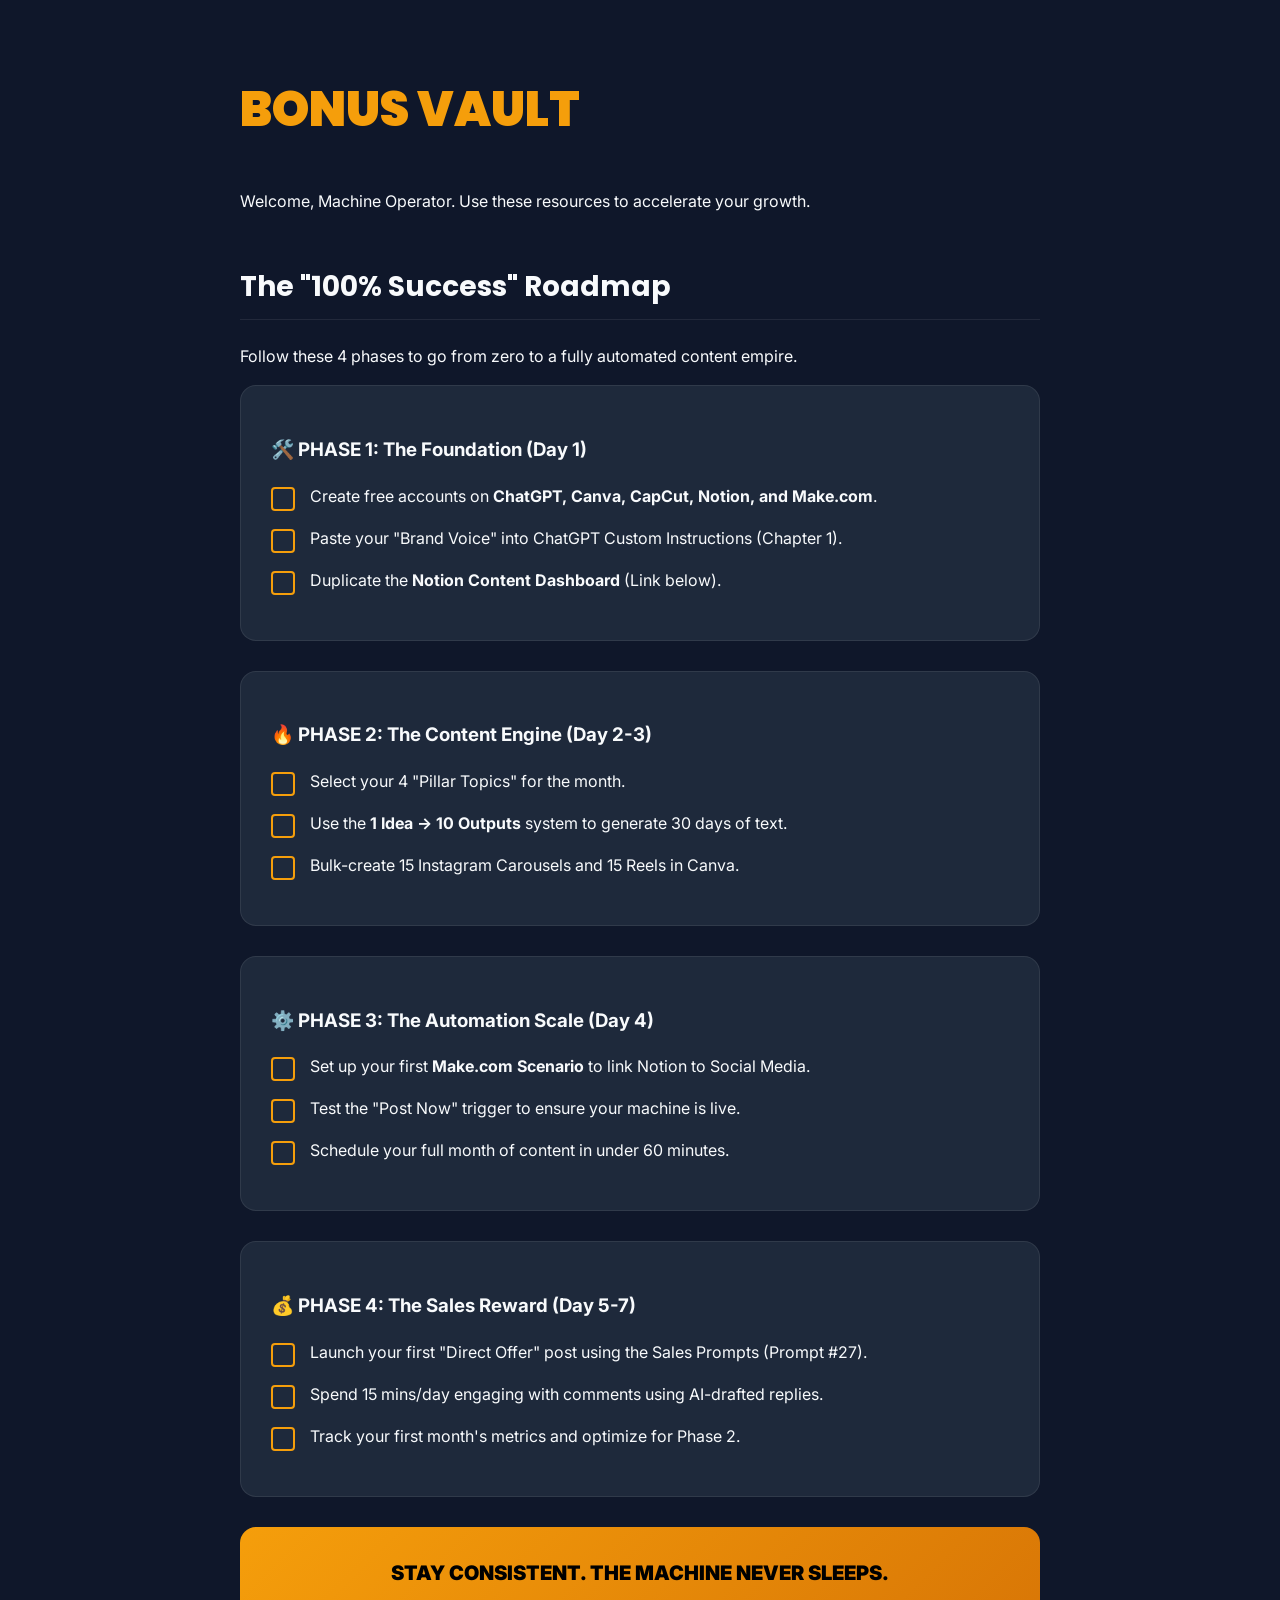
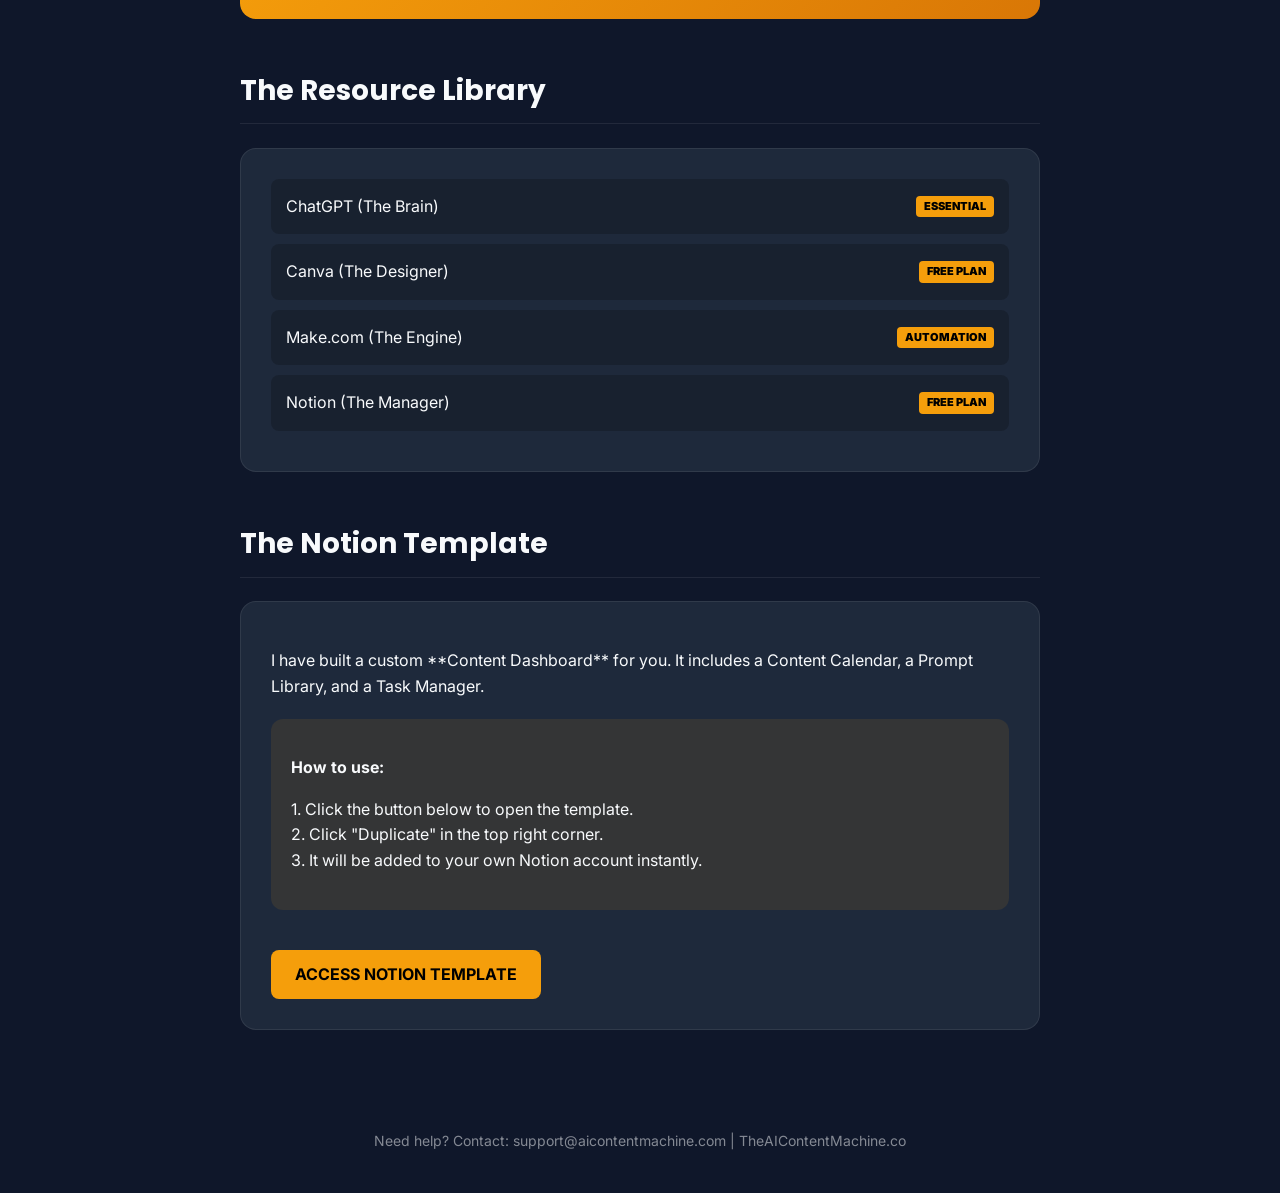
<file: bonuses.html>
<!DOCTYPE html>
<html lang="en">
<head>
    <meta charset="UTF-8">
    <meta name="viewport" content="width=device-width, initial-scale=1.0">
    <title>AI Content Machine — Bonuses & Resources</title>
    <link rel="preconnect" href="https://fonts.googleapis.com">
    <link href="https://fonts.googleapis.com/css2?family=Poppins:wght@700;900&family=Inter:wght@400;600;700&display=swap" rel="stylesheet">
    <style>
        :root {
            --primary: #F59E0B;
            --bg: #0F172A;
            --card-bg: #1E293B;
            --text: #F8FAFC;
            --text-muted: #94A3B8;
            --border: rgba(255, 255, 255, 0.08);
        }

        body {
            background-color: var(--bg);
            color: var(--text);
            font-family: 'Inter', sans-serif;
            margin: 0;
            padding: 40px;
            line-height: 1.6;
        }

        .container { max-width: 800px; margin: 0 auto; }

        h1 { font-family: 'Poppins', sans-serif; font-size: 48px; font-weight: 900; color: var(--primary); margin-bottom: 40px; }
        h2 { font-family: 'Poppins', sans-serif; font-size: 28px; font-weight: 700; margin-top: 50px; border-bottom: 1px solid var(--border); padding-bottom: 10px; }

        .card {
            background: var(--card-bg);
            padding: 30px;
            border-radius: 16px;
            margin-bottom: 30px;
            border: 1px solid var(--border);
        }

        .resource-link {
            display: flex;
            align-items: center;
            justify-content: space-between;
            padding: 15px;
            background: rgba(0,0,0,0.2);
            border-radius: 8px;
            margin-bottom: 10px;
            text-decoration: none;
            color: var(--text);
            transition: 0.2s;
        }
        .resource-link:hover { background: rgba(245, 158, 11, 0.1); border-color: var(--primary); }

        .tag {
            font-size: 11px;
            text-transform: uppercase;
            font-weight: 900;
            background: var(--primary);
            color: #000;
            padding: 2px 8px;
            border-radius: 4px;
        }

        .check-item {
            display: flex;
            align-items: flex-start;
            margin-bottom: 15px;
        }
        .check-box {
            width: 20px;
            height: 20px;
            border: 2px solid var(--primary);
            border-radius: 4px;
            margin-right: 15px;
            flex-shrink: 0;
            margin-top: 3px;
        }

        .btn {
            display: inline-block;
            background: var(--primary);
            color: #000;
            text-decoration: none;
            padding: 12px 24px;
            border-radius: 8px;
            font-weight: 700;
            margin-top: 20px;
        }
    </style>
</head>
<body>

    <div class="container">
        <h1>BONUS VAULT</h1>
        <p>Welcome, Machine Operator. Use these resources to accelerate your growth.</p>

        <!-- COMPREHENSIVE SUCCESS ROADMAP -->
        <section id="checklist">
            <h2>The "100% Success" Roadmap</h2>
            <p>Follow these 4 phases to go from zero to a fully automated content empire.</p>
            
            <div class="card">
                <h3>🛠️ PHASE 1: The Foundation (Day 1)</h3>
                <div class="check-item"><div class="check-box"></div> <div>Create free accounts on <strong>ChatGPT, Canva, CapCut, Notion, and Make.com</strong>.</div></div>
                <div class="check-item"><div class="check-box"></div> <div>Paste your "Brand Voice" into ChatGPT Custom Instructions (Chapter 1).</div></div>
                <div class="check-item"><div class="check-box"></div> <div>Duplicate the <strong>Notion Content Dashboard</strong> (Link below).</div></div>
            </div>

            <div class="card">
                <h3>🔥 PHASE 2: The Content Engine (Day 2-3)</h3>
                <div class="check-item"><div class="check-box"></div> <div>Select your 4 "Pillar Topics" for the month.</div></div>
                <div class="check-item"><div class="check-box"></div> <div>Use the <strong>1 Idea → 10 Outputs</strong> system to generate 30 days of text.</div></div>
                <div class="check-item"><div class="check-box"></div> <div>Bulk-create 15 Instagram Carousels and 15 Reels in Canva.</div></div>
            </div>

            <div class="card">
                <h3>⚙️ PHASE 3: The Automation Scale (Day 4)</h3>
                <div class="check-item"><div class="check-box"></div> <div>Set up your first <strong>Make.com Scenario</strong> to link Notion to Social Media.</div></div>
                <div class="check-item"><div class="check-box"></div> <div>Test the "Post Now" trigger to ensure your machine is live.</div></div>
                <div class="check-item"><div class="check-box"></div> <div>Schedule your full month of content in under 60 minutes.</div></div>
            </div>

            <div class="card">
                <h3>💰 PHASE 4: The Sales Reward (Day 5-7)</h3>
                <div class="check-item"><div class="check-box"></div> <div>Launch your first "Direct Offer" post using the Sales Prompts (Prompt #27).</div></div>
                <div class="check-item"><div class="check-box"></div> <div>Spend 15 mins/day engaging with comments using AI-drafted replies.</div></div>
                <div class="check-item"><div class="check-box"></div> <div>Track your first month's metrics and optimize for Phase 2.</div></div>
            </div>

            <div style="background: linear-gradient(135deg, var(--primary) 0%, #D97706 100%); padding: 30px; border-radius: 16px; color: #000; text-align: center; font-weight: 900; font-size: 20px;">
                STAY CONSISTENT. THE MACHINE NEVER SLEEPS.
            </div>
        </section>

        <!-- RESOURCE LIBRARY -->
        <section id="resources">
            <h2>The Resource Library</h2>
            <div class="card">
                <a href="https://chatgpt.com" target="_blank" class="resource-link">
                    <span>ChatGPT (The Brain)</span>
                    <span class="tag">Essential</span>
                </a>
                <a href="https://canva.com" target="_blank" class="resource-link">
                    <span>Canva (The Designer)</span>
                    <span class="tag">Free Plan</span>
                </a>
                <a href="https://make.com" target="_blank" class="resource-link">
                    <span>Make.com (The Engine)</span>
                    <span class="tag">Automation</span>
                </a>
                <a href="https://notion.so" target="_blank" class="resource-link">
                    <span>Notion (The Manager)</span>
                    <span class="tag">Free Plan</span>
                </a>
            </div>
        </section>

        <!-- NOTION TEMPLATE -->
        <section id="notion">
            <h2>The Notion Template</h2>
            <div class="card">
                <p>I have built a custom **Content Dashboard** for you. It includes a Content Calendar, a Prompt Library, and a Task Manager.</p>
                <div style="background: rgba(245, 158, 11, 0.1); padding: 20px; border-radius: 12px; margin: 20px 0;">
                    <p><strong>How to use:</strong></p>
                    <p>1. Click the button below to open the template.<br/>2. Click "Duplicate" in the top right corner.<br/>3. It will be added to your own Notion account instantly.</p>
                </div>
                <a href="#" class="btn">ACCESS NOTION TEMPLATE</a>
            </div>
        </section>

        <footer style="margin-top: 100px; text-align: center; opacity: 0.5; font-size: 14px;">
            Need help? Contact: support@aicontentmachine.com | TheAIContentMachine.co
        </footer>
    </div>

</body>
</html>
</file>
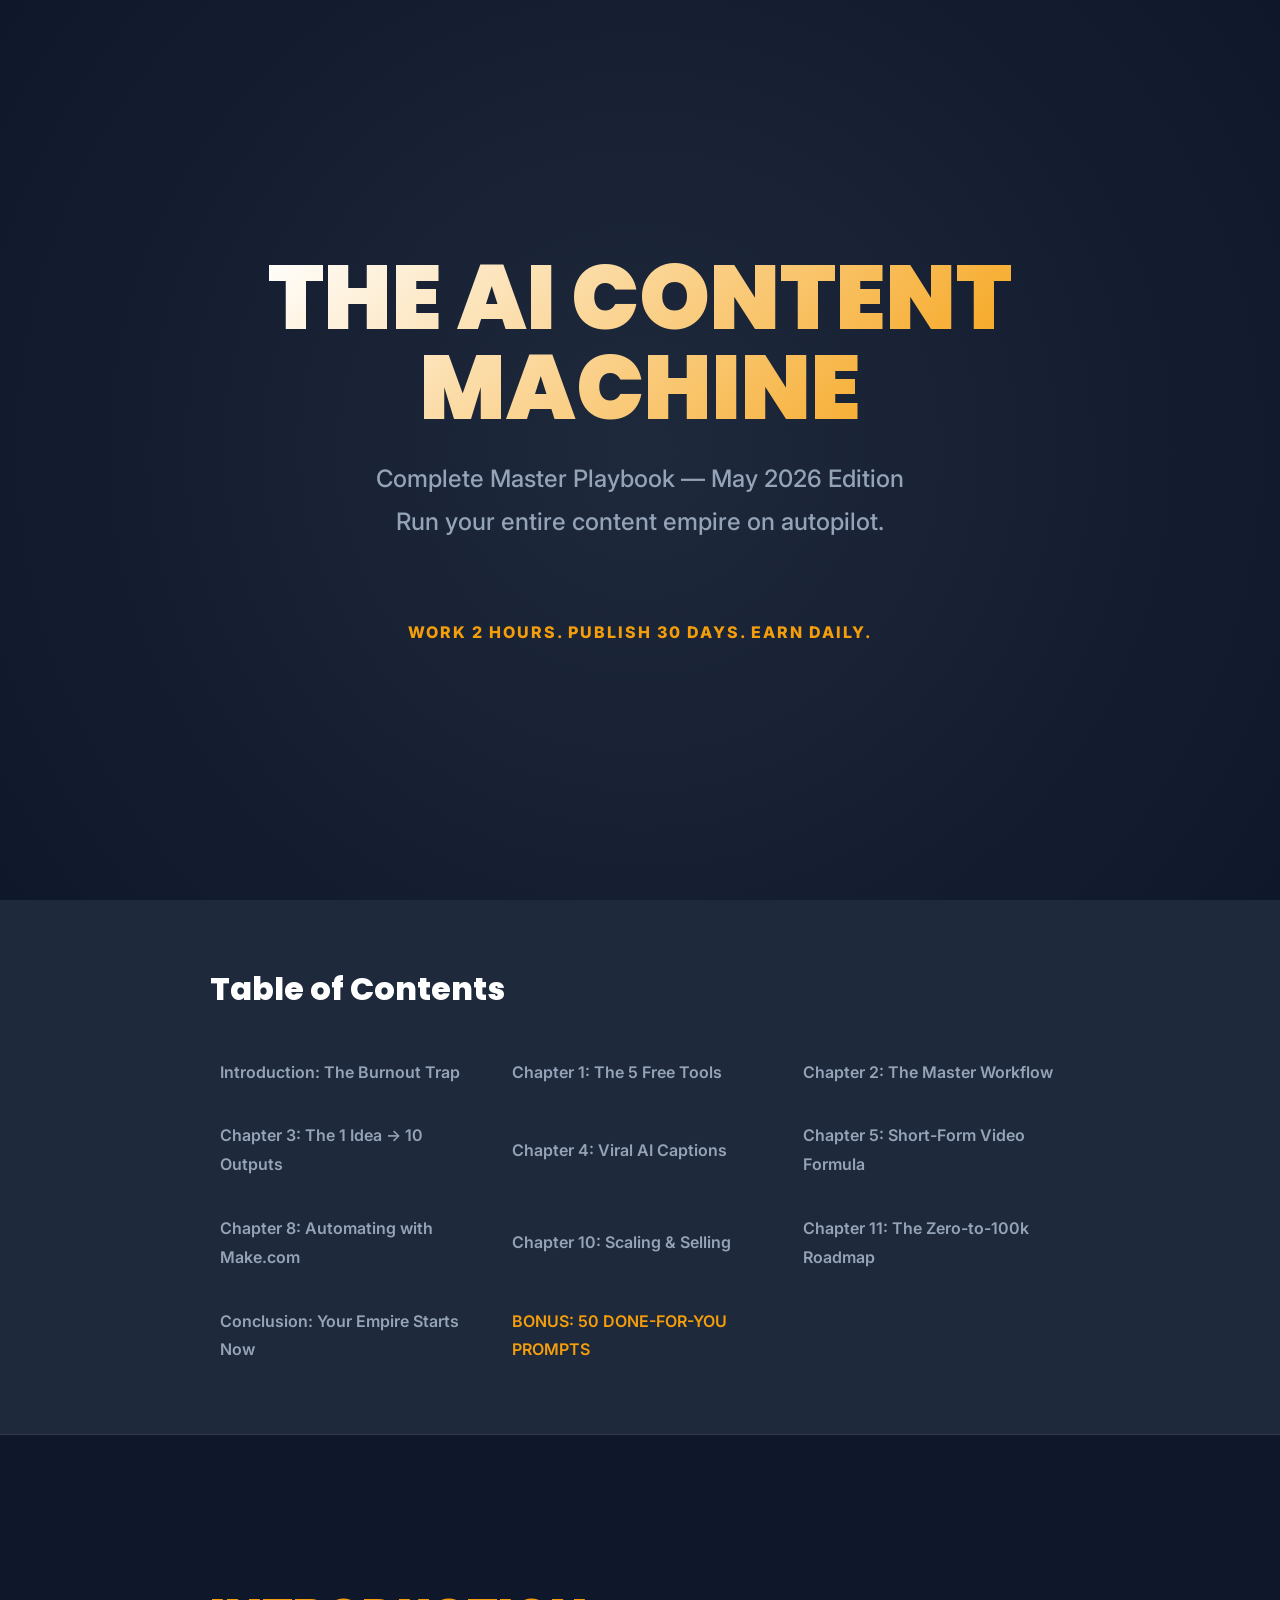
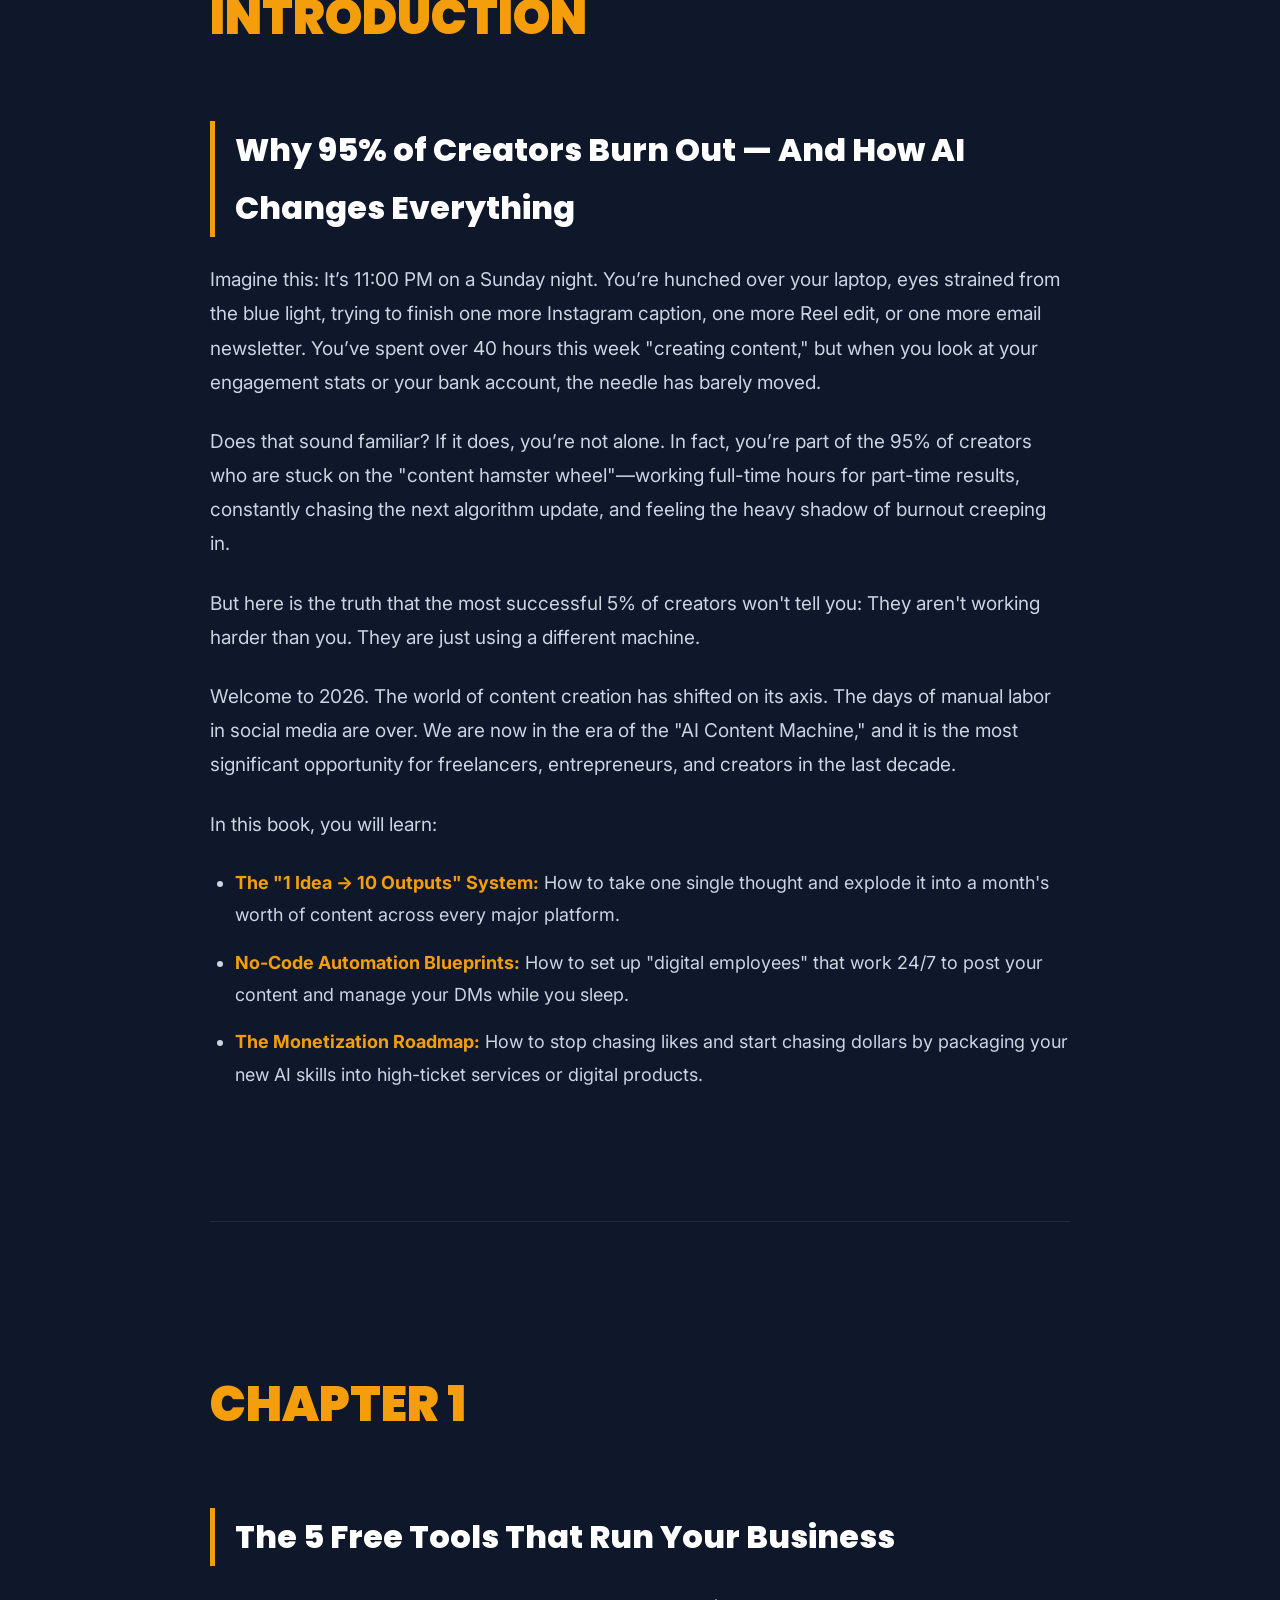
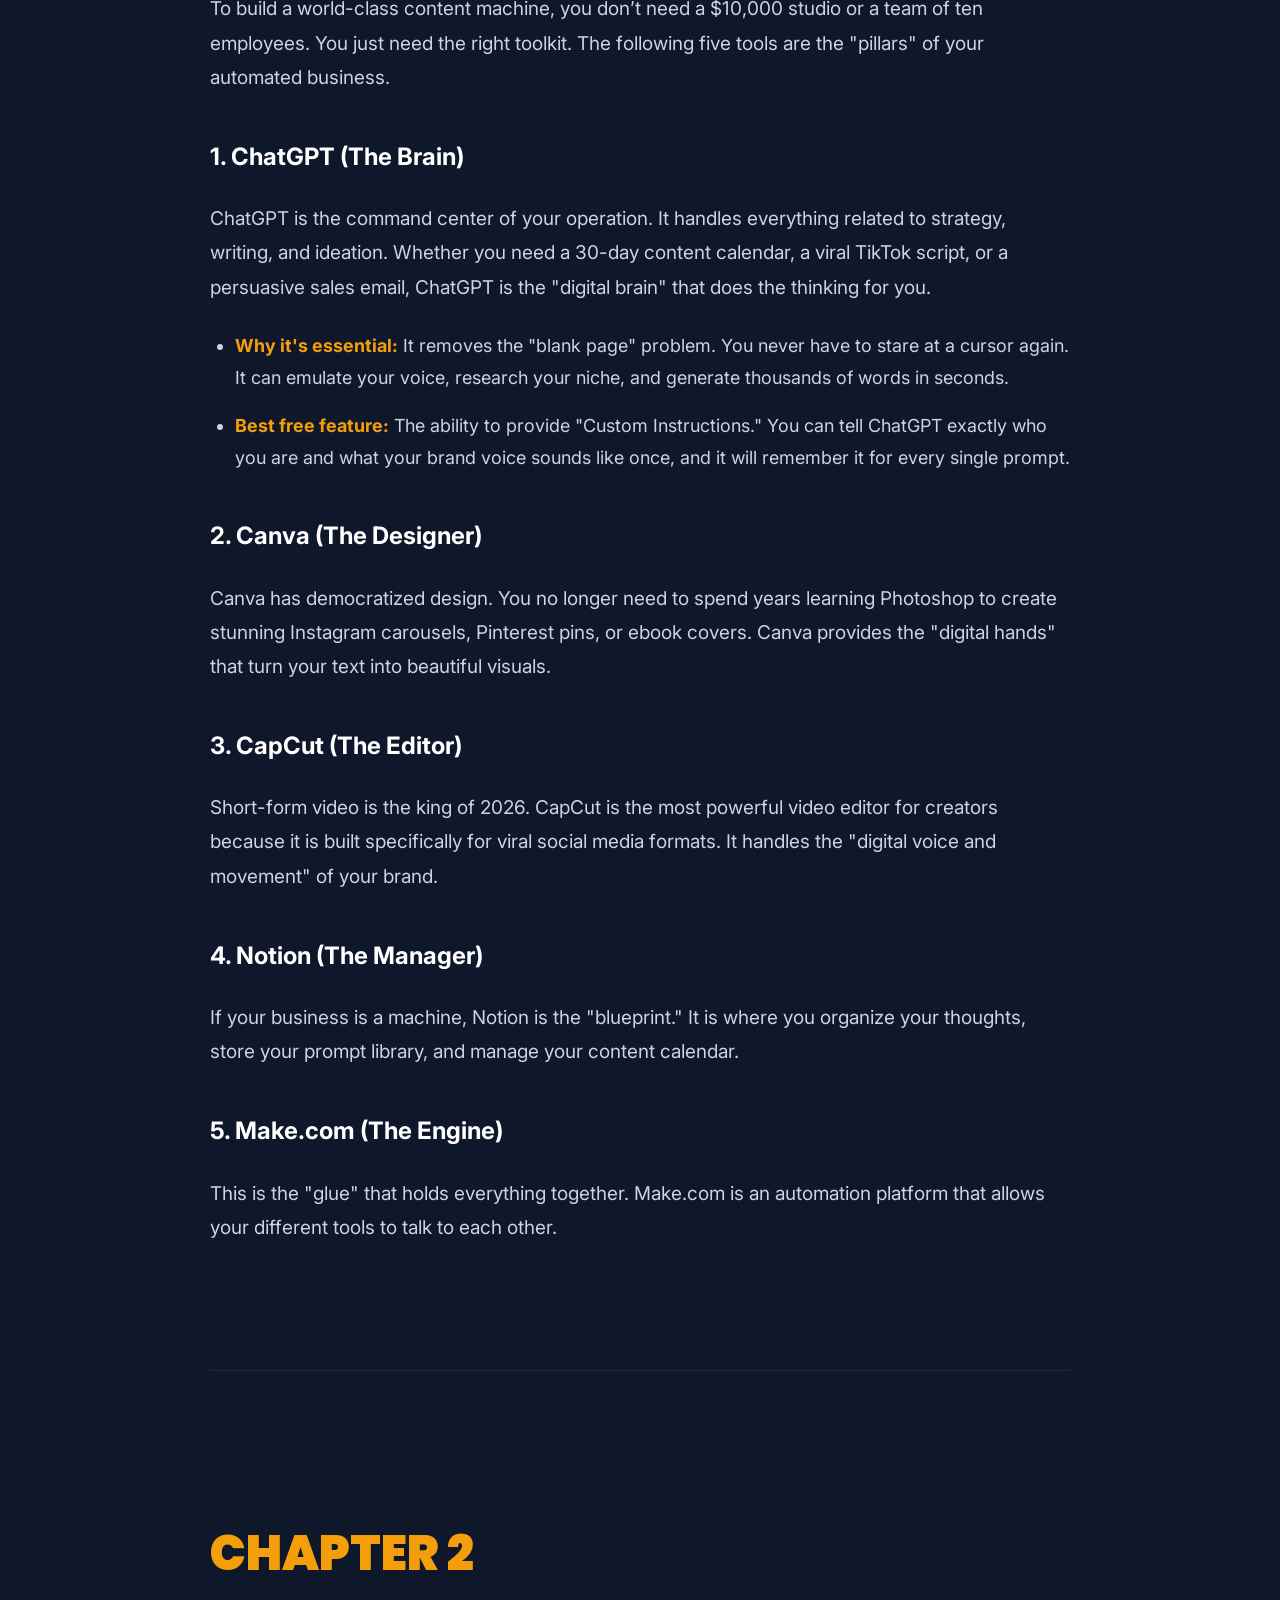
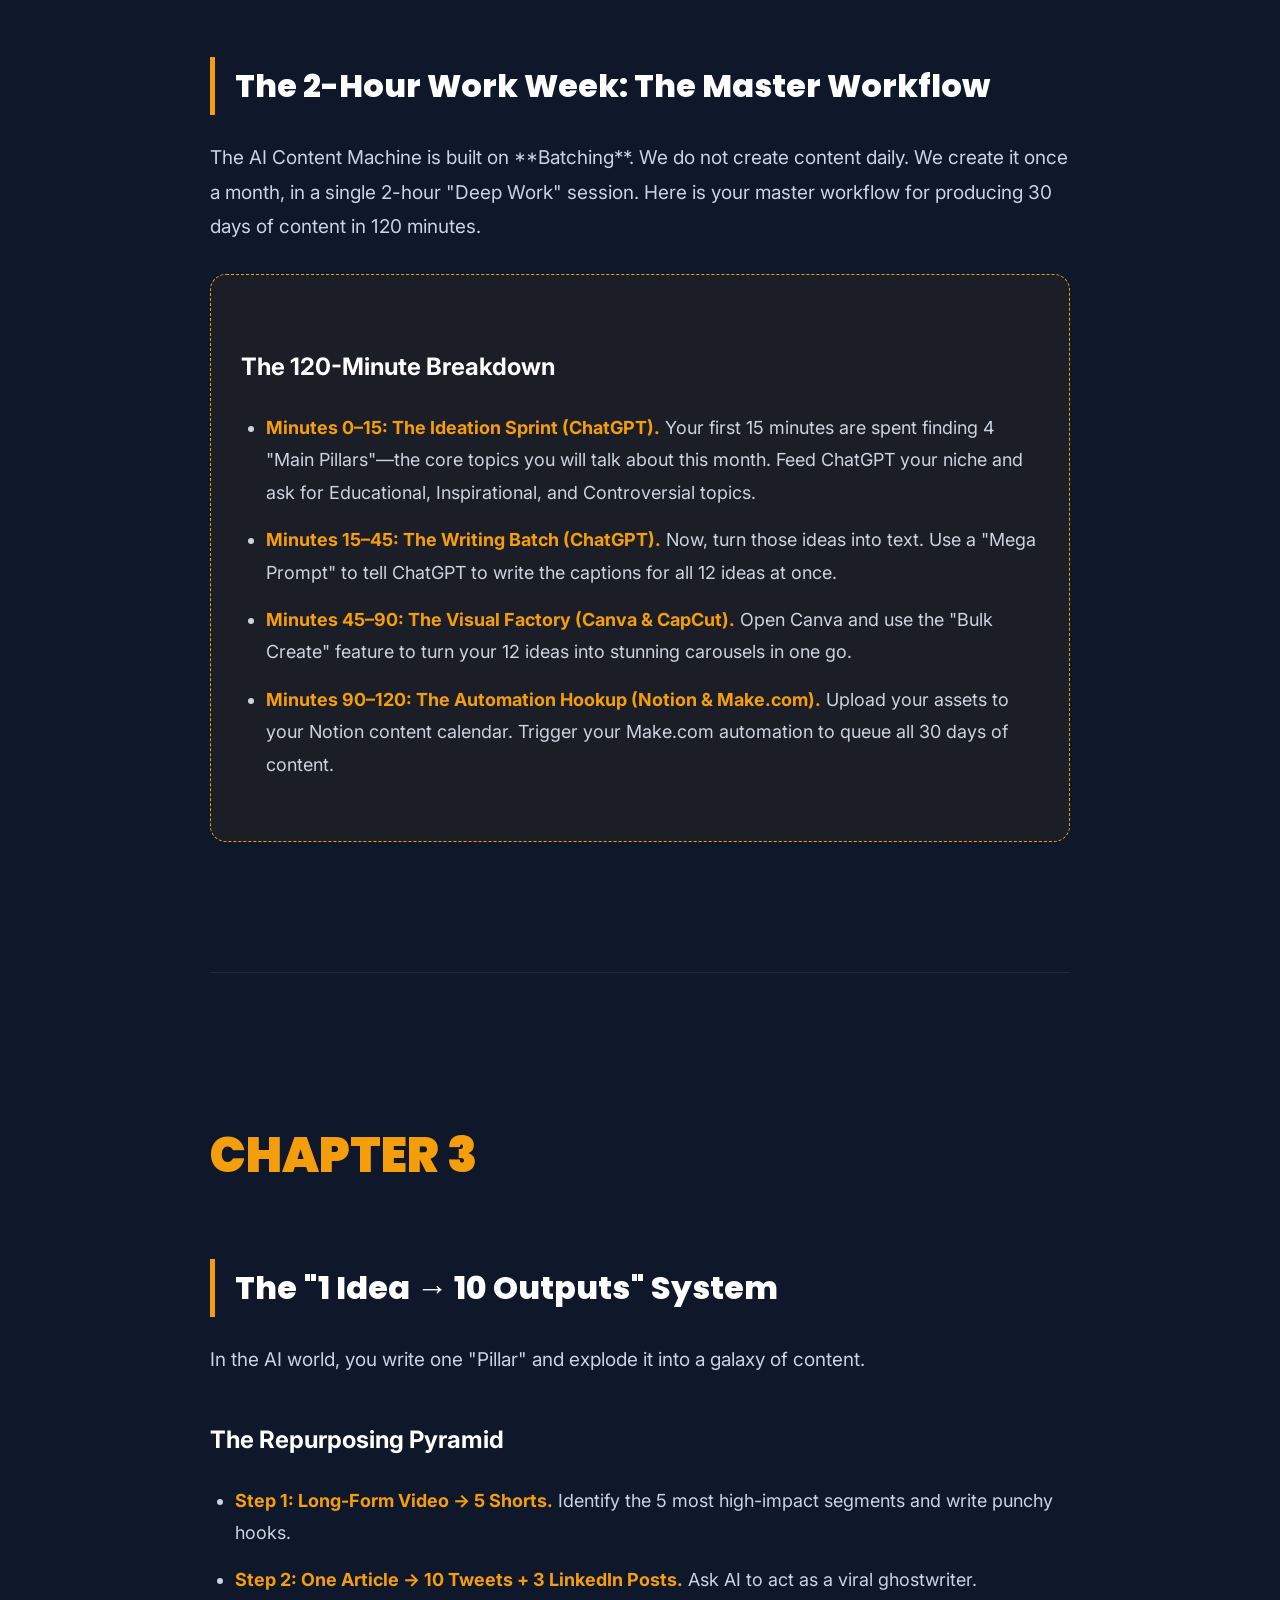
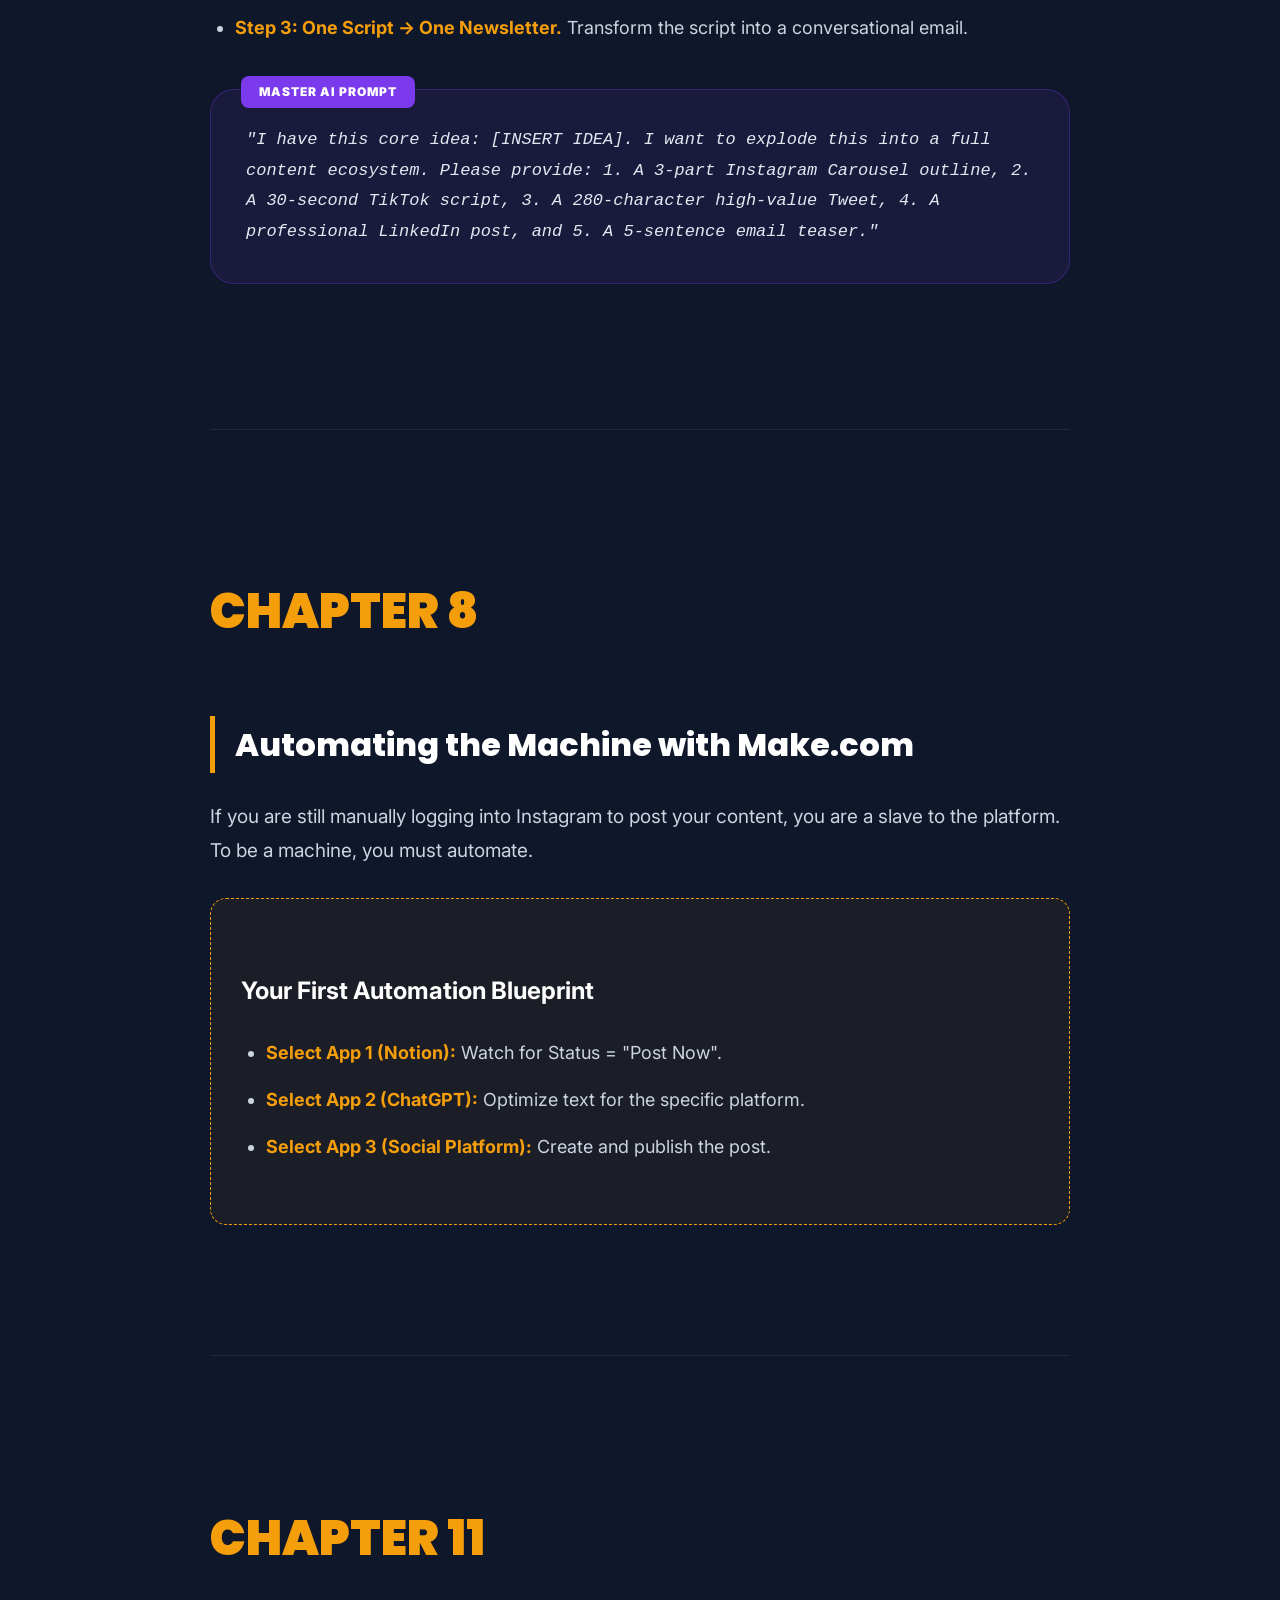
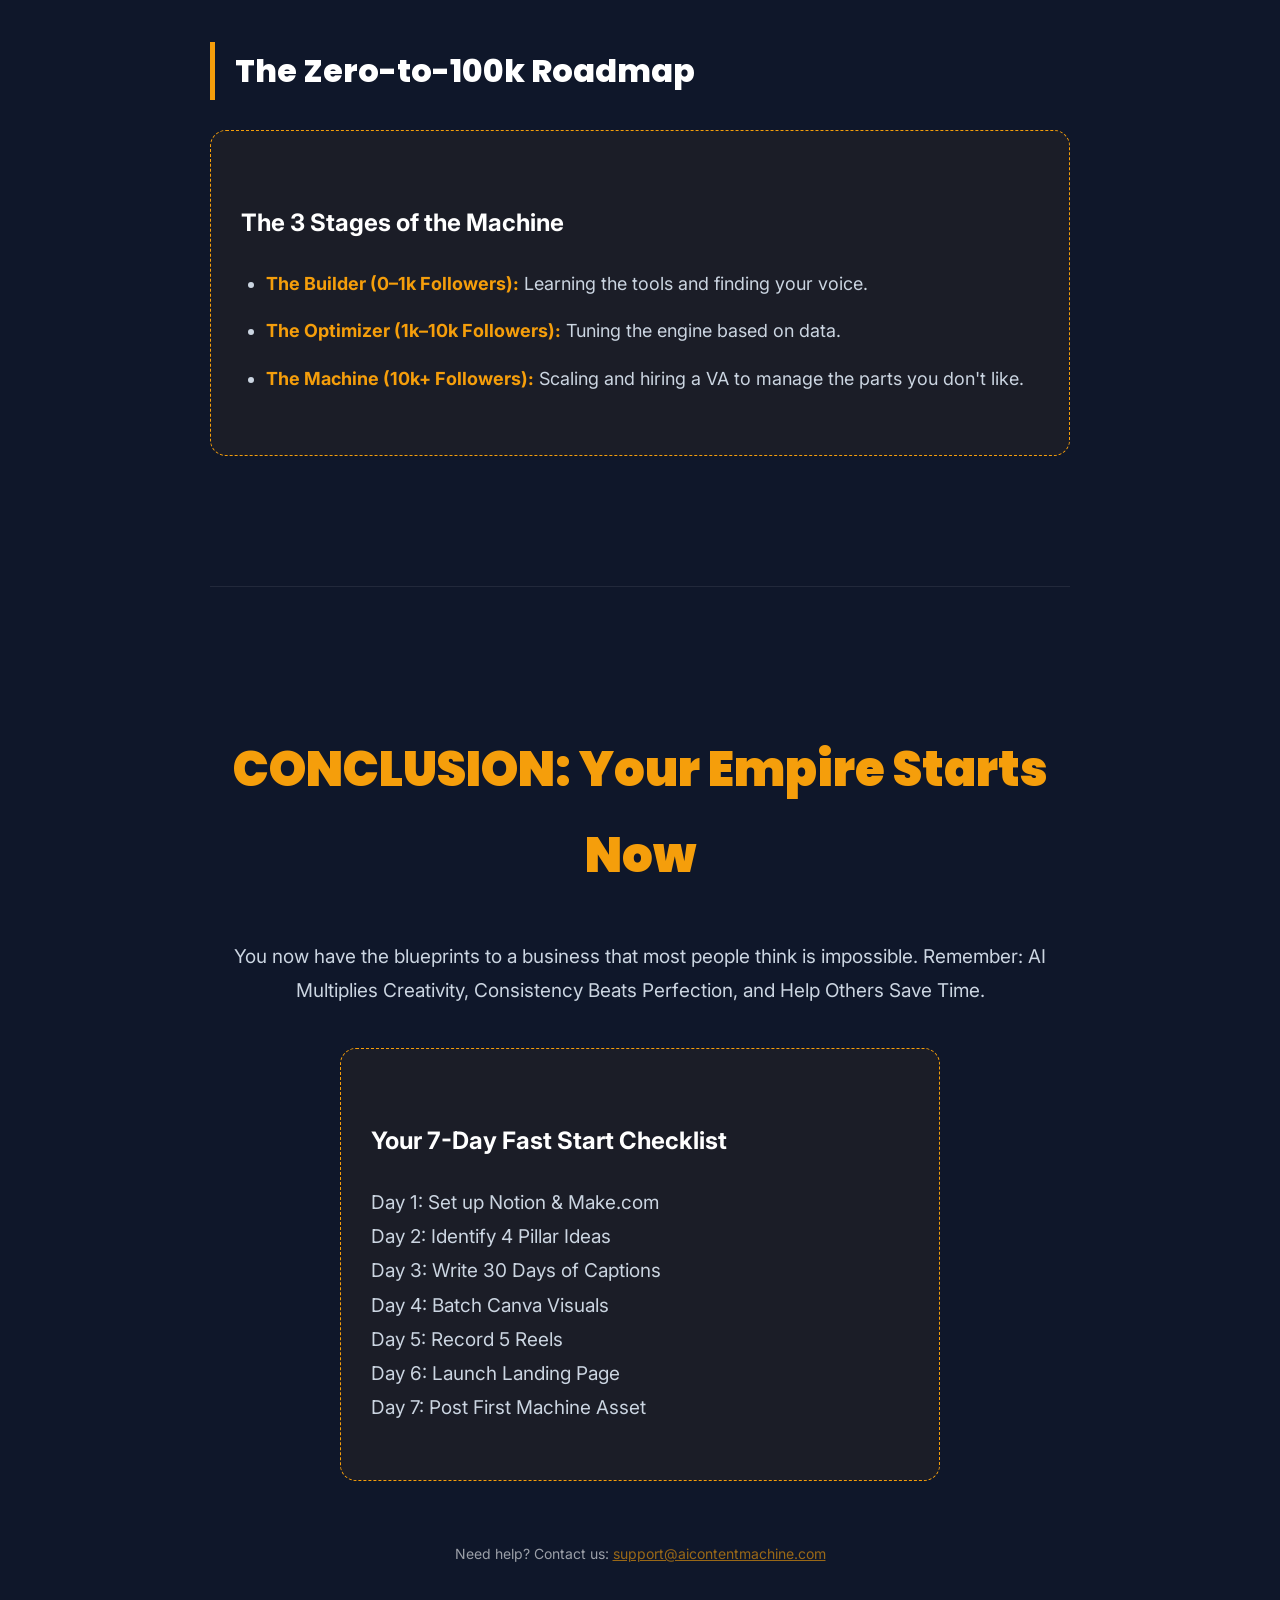
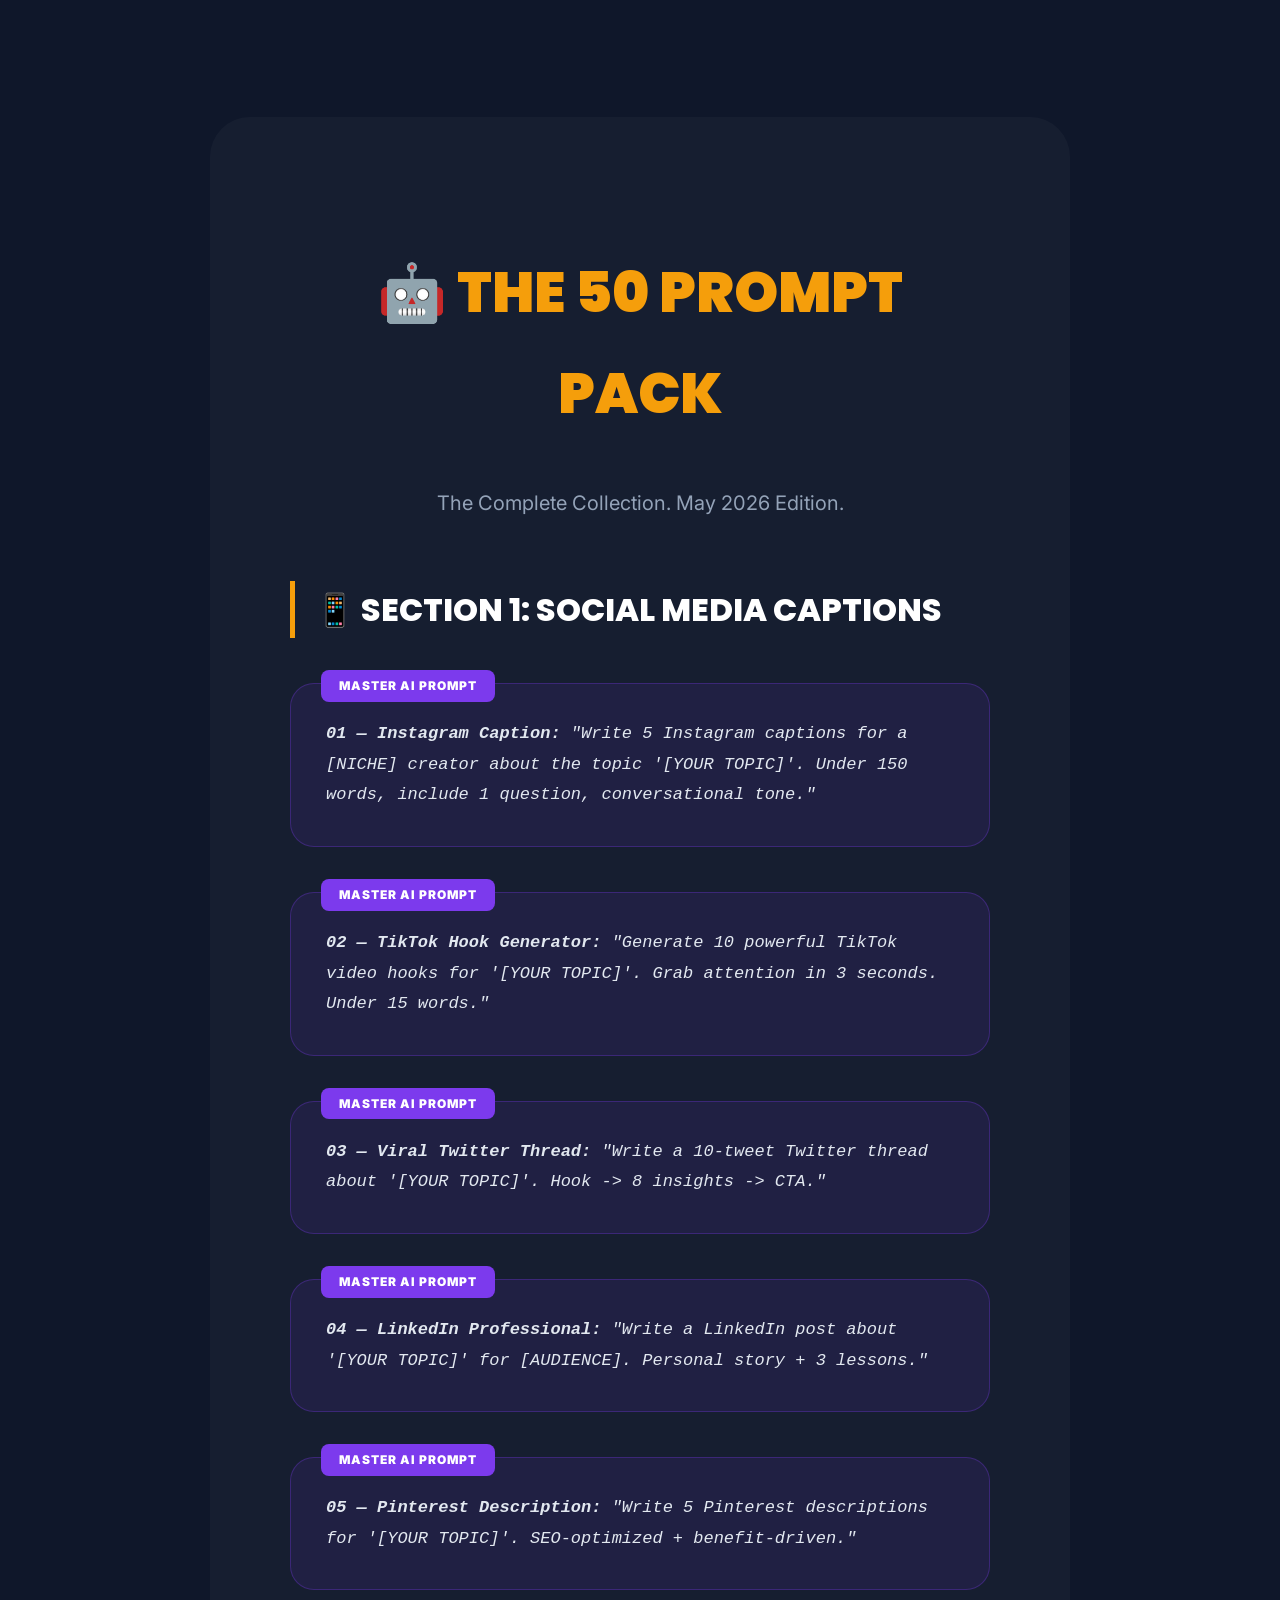
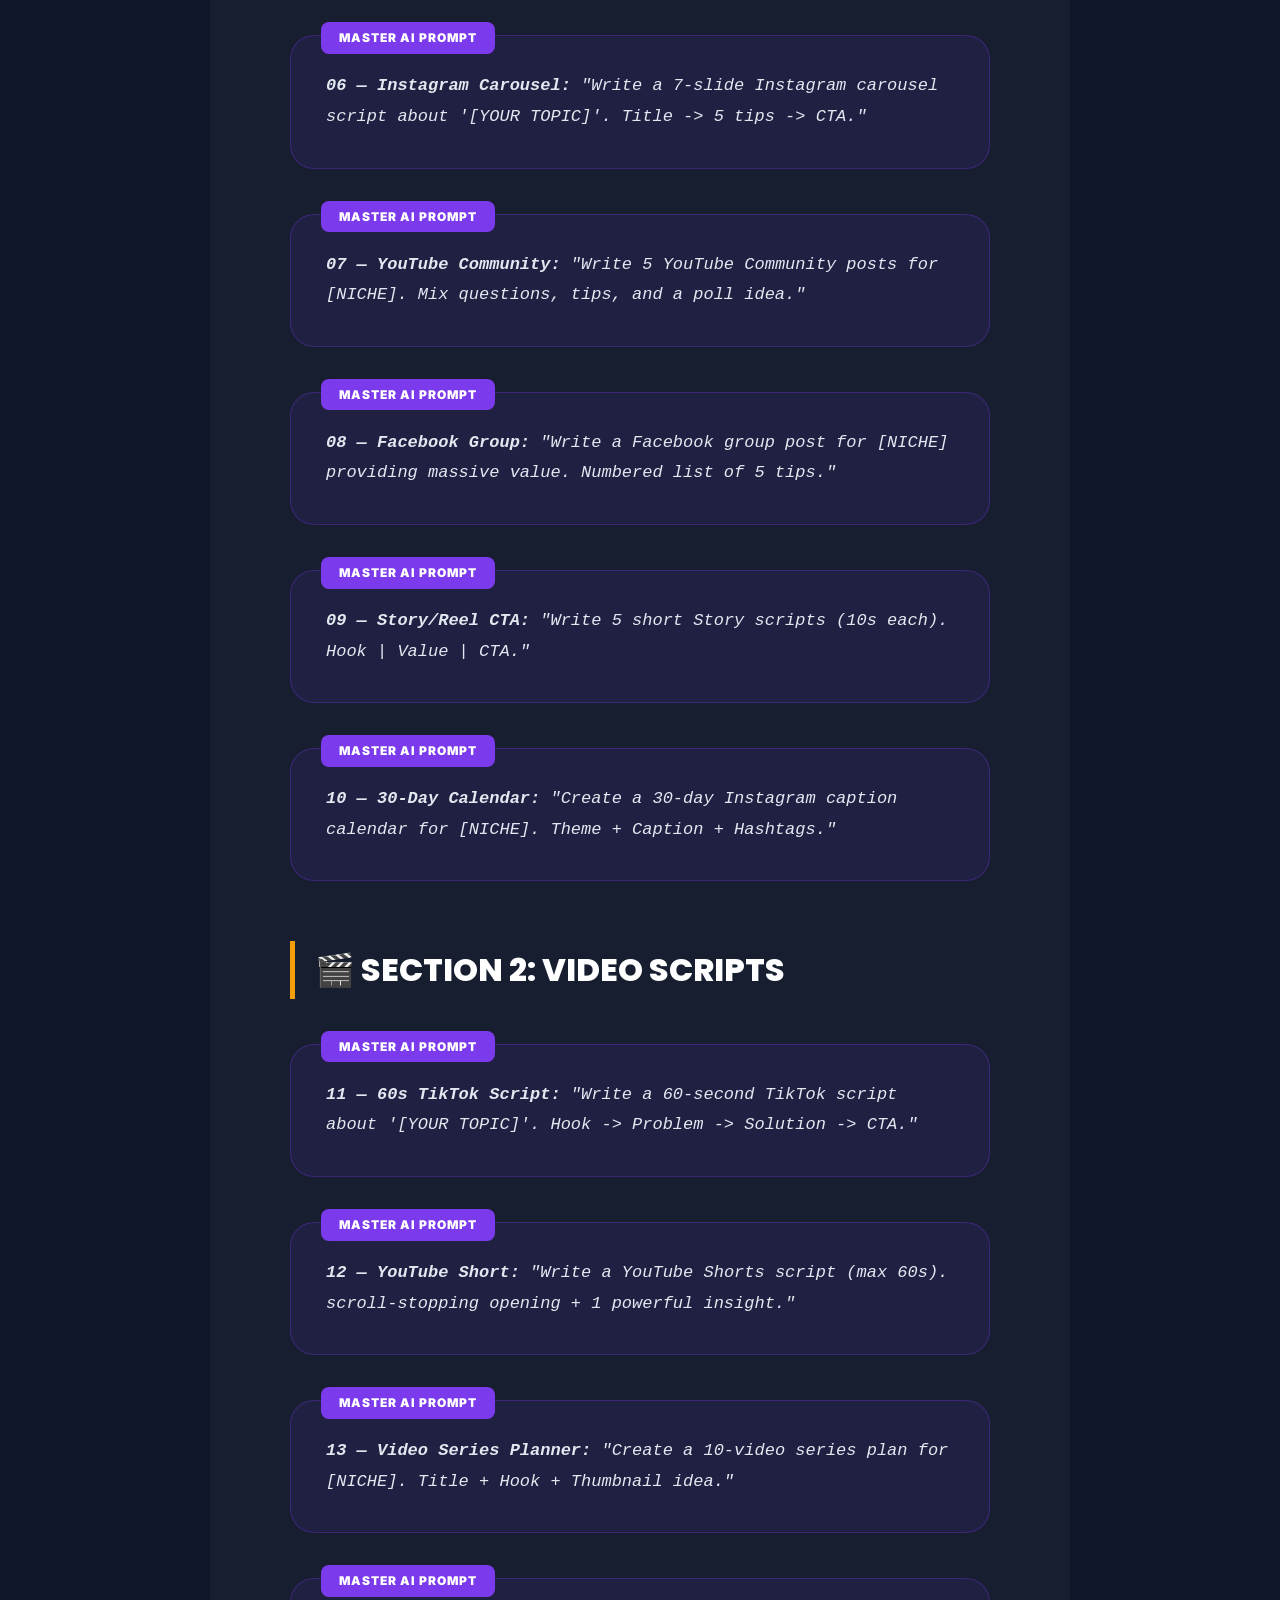
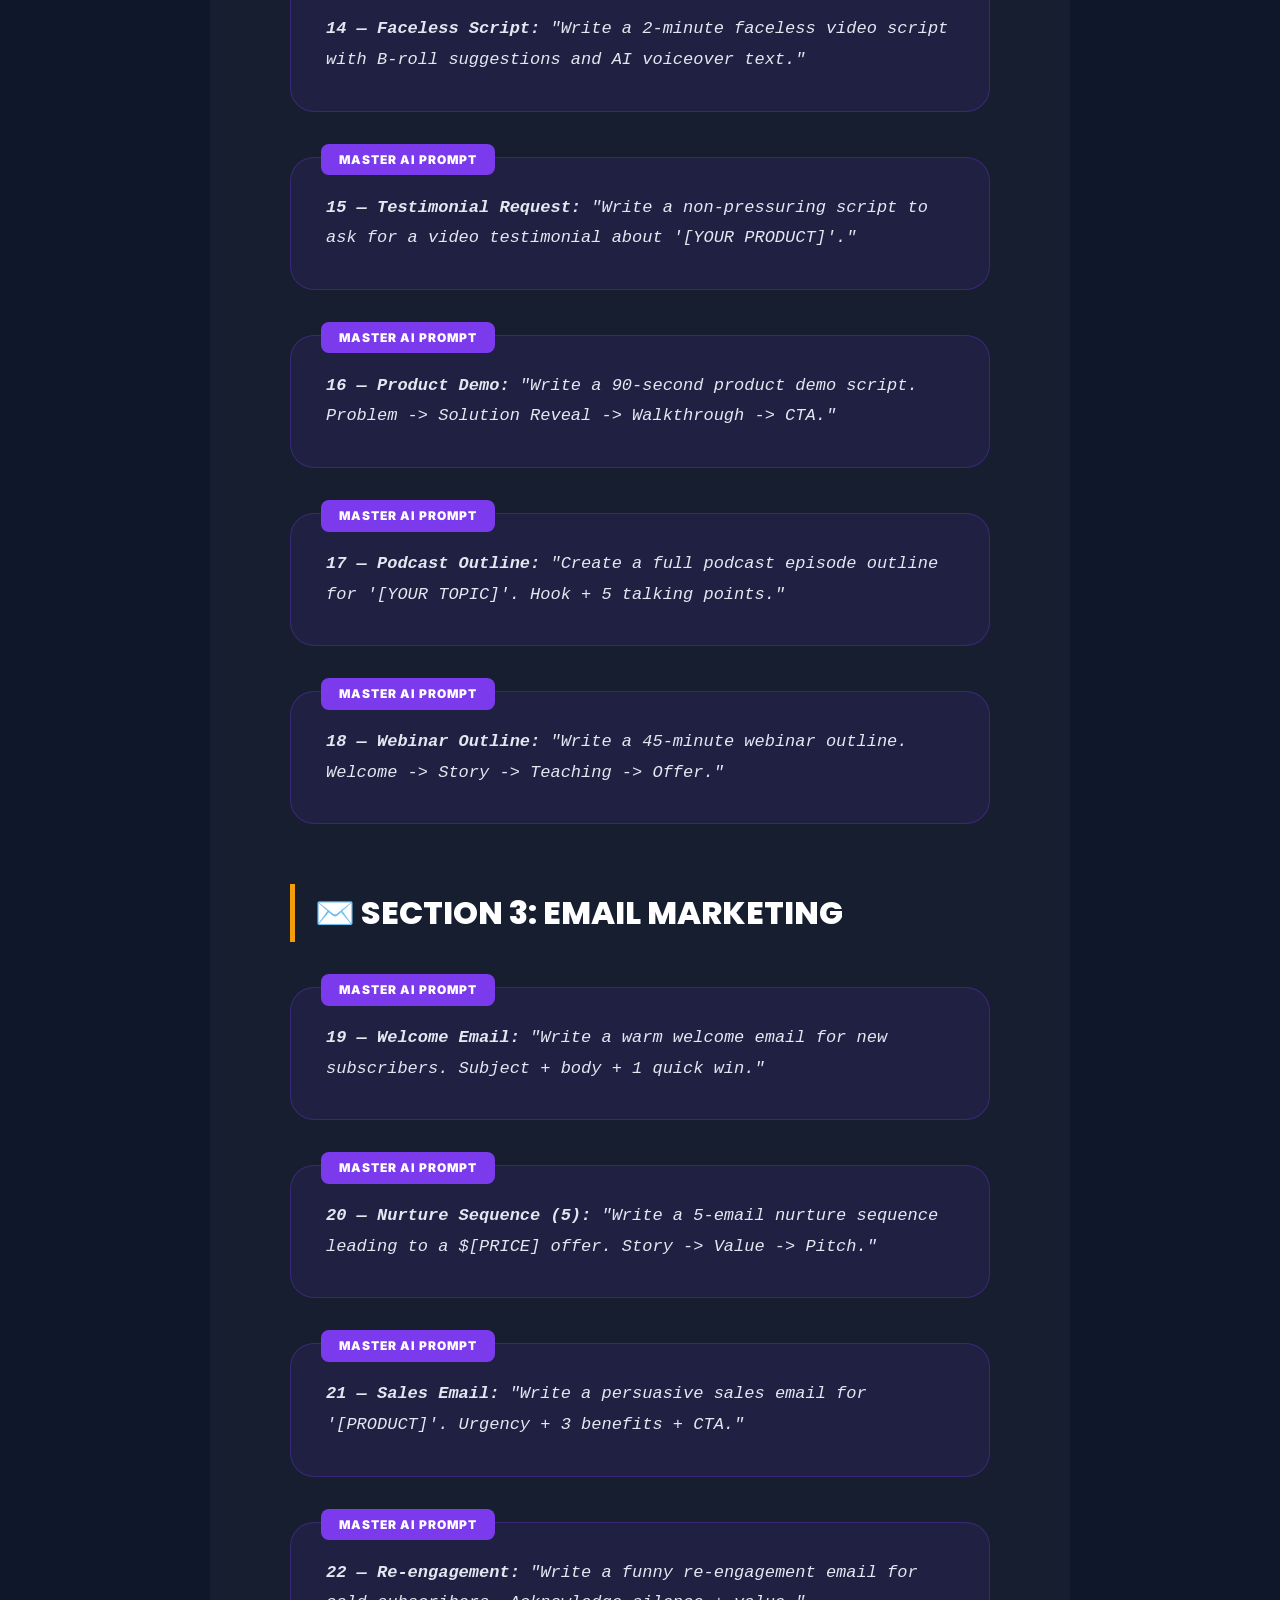
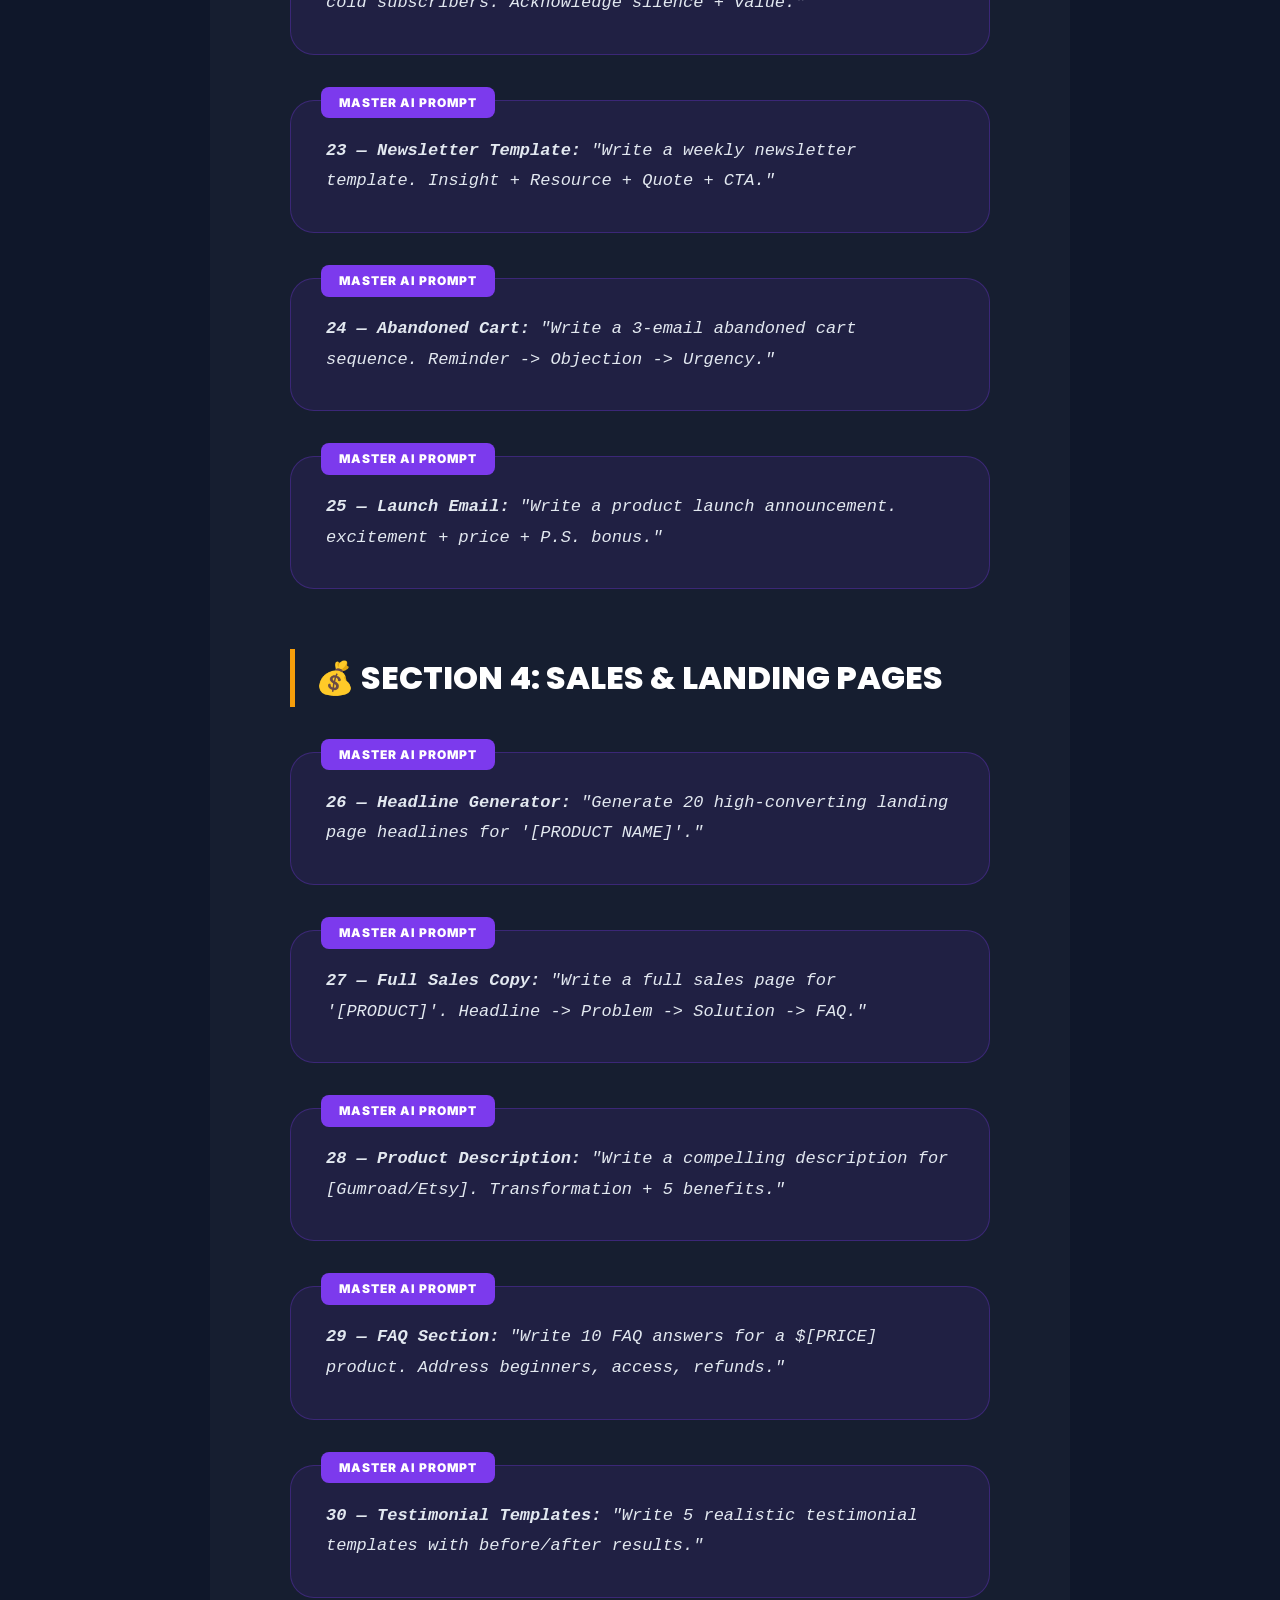
<file: book.html>
<!DOCTYPE html>
<html lang="en">
<head>
    <meta charset="UTF-8">
    <meta name="viewport" content="width=device-width, initial-scale=1.0">
    <title>THE AI CONTENT MACHINE — Complete Premium Playbook (Final Master Edition)</title>
    <link rel="preconnect" href="https://fonts.googleapis.com">
    <link href="https://fonts.googleapis.com/css2?family=Poppins:wght@400;600;700;800;900&family=Inter:wght@400;500;600;700&display=swap" rel="stylesheet">
    <style>
        :root {
            --primary: #F59E0B;
            --primary-dark: #D97706;
            --bg: #0F172A;
            --card-bg: #1E293B;
            --text: #F8FAFC;
            --text-muted: #94A3B8;
            --accent: #7C3AED;
            --border: rgba(255, 255, 255, 0.08);
        }

        @page { size: A4; margin: 0; }
        * { box-sizing: border-box; }
        body {
            background-color: var(--bg);
            color: var(--text);
            font-family: 'Inter', sans-serif;
            line-height: 1.8;
            margin: 0;
            padding: 0;
            scroll-behavior: smooth;
        }

        /* PREMIUM COVER */
        .cover {
            height: 100vh;
            display: flex;
            flex-direction: column;
            justify-content: center;
            align-items: center;
            text-align: center;
            background: radial-gradient(circle at center, #1E293B 0%, #0F172A 100%);
            padding: 40px;
            position: relative;
        }
        .title {
            font-family: 'Poppins', sans-serif;
            font-size: clamp(48px, 10vw, 90px);
            font-weight: 900;
            line-height: 1;
            margin: 0;
            background: linear-gradient(135deg, #FFF 0%, var(--primary) 100%);
            -webkit-background-clip: text;
            -webkit-text-fill-color: transparent;
        }
        .subtitle {
            font-size: 24px;
            color: var(--text-muted);
            margin-top: 24px;
            max-width: 800px;
            font-weight: 500;
        }

        /* TABLE OF CONTENTS */
        .toc {
            background: var(--card-bg);
            padding: 60px 40px;
            border-bottom: 1px solid var(--border);
        }
        .container { max-width: 900px; margin: 0 auto; padding: 0 20px; }
        .toc-grid {
            display: grid;
            grid-template-columns: repeat(auto-fit, minmax(250px, 1fr));
            gap: 15px;
            margin-top: 30px;
        }
        .toc-link {
            text-decoration: none;
            color: var(--text-muted);
            font-weight: 600;
            display: flex;
            align-items: center;
            padding: 10px;
            border-radius: 8px;
            transition: 0.2s;
        }
        .toc-link:hover { color: var(--primary); background: rgba(255,255,255,0.05); }

        /* CONTENT STYLING */
        section { padding: 100px 0; border-bottom: 1px solid var(--border); }
        h1 { font-family: 'Poppins', sans-serif; font-size: 48px; font-weight: 900; color: var(--primary); margin-bottom: 40px; }
        h2 { font-family: 'Poppins', sans-serif; font-size: 32px; font-weight: 800; margin-top: 60px; color: #FFF; border-left: 5px solid var(--primary); padding-left: 20px; }
        h3 { font-size: 24px; color: #FFF; margin-top: 40px; font-weight: 700; }
        p { font-size: 19px; margin-bottom: 25px; color: #CBD5E1; }
        
        ul { margin-bottom: 30px; padding-left: 25px; }
        li { margin-bottom: 15px; font-size: 18px; color: #CBD5E1; }
        li strong { color: var(--primary); }

        .prompt-box {
            background: rgba(124, 58, 237, 0.1);
            border: 1px solid rgba(124, 58, 237, 0.3);
            padding: 35px;
            border-radius: 24px;
            margin: 45px 0;
            position: relative;
            font-style: italic;
            font-family: 'Courier New', monospace;
            font-size: 17px;
            color: #E2E8F0;
        }
        .prompt-box::before {
            content: "MASTER AI PROMPT";
            position: absolute;
            top: -14px;
            left: 30px;
            background: var(--accent);
            color: #FFF;
            padding: 5px 18px;
            border-radius: 8px;
            font-size: 12px;
            font-weight: 900;
            font-style: normal;
            font-family: 'Inter', sans-serif;
            letter-spacing: 1px;
        }

        .action-card {
            background: rgba(245, 158, 11, 0.05);
            border: 1px dashed var(--primary);
            padding: 30px;
            border-radius: 16px;
            margin: 30px 0;
        }

        /* PRINT STYLES */
        @media print {
            body { background: #FFF; color: #000; }
            section { page-break-before: always; padding: 60px; border: none; }
            h1, h2, h3 { color: #000 !important; border-color: #000; }
            p, li { color: #111 !important; }
            .prompt-box { background: #F9FAFB; border: 1px solid #AAA; color: #000; }
            .toc, .cover { display: none; }
        }
    </style>
</head>
<body>

    <!-- COVER -->
    <div class="cover">
        <h1 class="title">THE AI CONTENT<br>MACHINE</h1>
        <p class="subtitle">Complete Master Playbook — May 2026 Edition<br>Run your entire content empire on autopilot.</p>
        <div style="margin-top: 50px; font-weight: 800; color: var(--primary); letter-spacing: 2px;">WORK 2 HOURS. PUBLISH 30 DAYS. EARN DAILY.</div>
    </div>

    <!-- TABLE OF CONTENTS -->
    <div class="toc">
        <div class="container">
            <h2 style="margin-top:0; border:none; padding:0;">Table of Contents</h2>
            <div class="toc-grid">
                <a href="#intro" class="toc-link">Introduction: The Burnout Trap</a>
                <a href="#ch1" class="toc-link">Chapter 1: The 5 Free Tools</a>
                <a href="#ch2" class="toc-link">Chapter 2: The Master Workflow</a>
                <a href="#ch3" class="toc-link">Chapter 3: The 1 Idea → 10 Outputs</a>
                <a href="#ch4" class="toc-link">Chapter 4: Viral AI Captions</a>
                <a href="#ch5" class="toc-link">Chapter 5: Short-Form Video Formula</a>
                <a href="#ch8" class="toc-link">Chapter 8: Automating with Make.com</a>
                <a href="#ch10" class="toc-link">Chapter 10: Scaling & Selling</a>
                <a href="#ch11" class="toc-link">Chapter 11: The Zero-to-100k Roadmap</a>
                <a href="#conclusion" class="toc-link">Conclusion: Your Empire Starts Now</a>
                <a href="#prompts" class="toc-link" style="color: var(--primary);">BONUS: 50 DONE-FOR-YOU PROMPTS</a>
            </div>
        </div>
    </div>

    <div class="container">

        <!-- INTRODUCTION -->
        <section id="intro">
            <h1>INTRODUCTION</h1>
            <h2>Why 95% of Creators Burn Out — And How AI Changes Everything</h2>
            <p>Imagine this: It’s 11:00 PM on a Sunday night. You’re hunched over your laptop, eyes strained from the blue light, trying to finish one more Instagram caption, one more Reel edit, or one more email newsletter. You’ve spent over 40 hours this week "creating content," but when you look at your engagement stats or your bank account, the needle has barely moved.</p>
            <p>Does that sound familiar? If it does, you’re not alone. In fact, you’re part of the 95% of creators who are stuck on the "content hamster wheel"—working full-time hours for part-time results, constantly chasing the next algorithm update, and feeling the heavy shadow of burnout creeping in.</p>
            <p>But here is the truth that the most successful 5% of creators won't tell you: They aren't working harder than you. They are just using a different machine.</p>
            <p>Welcome to 2026. The world of content creation has shifted on its axis. The days of manual labor in social media are over. We are now in the era of the "AI Content Machine," and it is the most significant opportunity for freelancers, entrepreneurs, and creators in the last decade.</p>
            <p>In this book, you will learn:</p>
            <ul>
                <li><strong>The "1 Idea → 10 Outputs" System:</strong> How to take one single thought and explode it into a month's worth of content across every major platform.</li>
                <li><strong>No-Code Automation Blueprints:</strong> How to set up "digital employees" that work 24/7 to post your content and manage your DMs while you sleep.</li>
                <li><strong>The Monetization Roadmap:</strong> How to stop chasing likes and start chasing dollars by packaging your new AI skills into high-ticket services or digital products.</li>
            </ul>
        </section>

        <!-- CHAPTER 1 -->
        <section id="ch1">
            <h1>CHAPTER 1</h1>
            <h2>The 5 Free Tools That Run Your Business</h2>
            <p>To build a world-class content machine, you don’t need a $10,000 studio or a team of ten employees. You just need the right toolkit. The following five tools are the "pillars" of your automated business.</p>
            
            <h3>1. ChatGPT (The Brain)</h3>
            <p>ChatGPT is the command center of your operation. It handles everything related to strategy, writing, and ideation. Whether you need a 30-day content calendar, a viral TikTok script, or a persuasive sales email, ChatGPT is the "digital brain" that does the thinking for you.</p>
            <ul>
                <li><strong>Why it's essential:</strong> It removes the "blank page" problem. You never have to stare at a cursor again. It can emulate your voice, research your niche, and generate thousands of words in seconds.</li>
                <li><strong>Best free feature:</strong> The ability to provide "Custom Instructions." You can tell ChatGPT exactly who you are and what your brand voice sounds like once, and it will remember it for every single prompt.</li>
            </ul>

            <h3>2. Canva (The Designer)</h3>
            <p>Canva has democratized design. You no longer need to spend years learning Photoshop to create stunning Instagram carousels, Pinterest pins, or ebook covers. Canva provides the "digital hands" that turn your text into beautiful visuals.</p>

            <h3>3. CapCut (The Editor)</h3>
            <p>Short-form video is the king of 2026. CapCut is the most powerful video editor for creators because it is built specifically for viral social media formats. It handles the "digital voice and movement" of your brand.</p>

            <h3>4. Notion (The Manager)</h3>
            <p>If your business is a machine, Notion is the "blueprint." It is where you organize your thoughts, store your prompt library, and manage your content calendar.</p>

            <h3>5. Make.com (The Engine)</h3>
            <p>This is the "glue" that holds everything together. Make.com is an automation platform that allows your different tools to talk to each other.</p>
        </section>

        <!-- CHAPTER 2 -->
        <section id="ch2">
            <h1>CHAPTER 2</h1>
            <h2>The 2-Hour Work Week: The Master Workflow</h2>
            <p>The AI Content Machine is built on **Batching**. We do not create content daily. We create it once a month, in a single 2-hour "Deep Work" session. Here is your master workflow for producing 30 days of content in 120 minutes.</p>
            
            <div class="action-card">
                <h3>The 120-Minute Breakdown</h3>
                <ul>
                    <li><strong>Minutes 0–15: The Ideation Sprint (ChatGPT).</strong> Your first 15 minutes are spent finding 4 "Main Pillars"—the core topics you will talk about this month. Feed ChatGPT your niche and ask for Educational, Inspirational, and Controversial topics.</li>
                    <li><strong>Minutes 15–45: The Writing Batch (ChatGPT).</strong> Now, turn those ideas into text. Use a "Mega Prompt" to tell ChatGPT to write the captions for all 12 ideas at once.</li>
                    <li><strong>Minutes 45–90: The Visual Factory (Canva & CapCut).</strong> Open Canva and use the "Bulk Create" feature to turn your 12 ideas into stunning carousels in one go.</li>
                    <li><strong>Minutes 90–120: The Automation Hookup (Notion & Make.com).</strong> Upload your assets to your Notion content calendar. Trigger your Make.com automation to queue all 30 days of content.</li>
                </ul>
            </div>
        </section>

        <!-- CHAPTER 3 -->
        <section id="ch3">
            <h1>CHAPTER 3</h1>
            <h2>The "1 Idea → 10 Outputs" System</h2>
            <p>In the AI world, you write one "Pillar" and explode it into a galaxy of content.</p>
            <h3>The Repurposing Pyramid</h3>
            <ul>
                <li><strong>Step 1: Long-Form Video → 5 Shorts.</strong> Identify the 5 most high-impact segments and write punchy hooks.</li>
                <li><strong>Step 2: One Article → 10 Tweets + 3 LinkedIn Posts.</strong> Ask AI to act as a viral ghostwriter.</li>
                <li><strong>Step 3: One Script → One Newsletter.</strong> Transform the script into a conversational email.</li>
            </ul>
            <div class="prompt-box">
                "I have this core idea: [INSERT IDEA]. I want to explode this into a full content ecosystem. Please provide: 1. A 3-part Instagram Carousel outline, 2. A 30-second TikTok script, 3. A 280-character high-value Tweet, 4. A professional LinkedIn post, and 5. A 5-sentence email teaser."
            </div>
        </section>

        <!-- CHAPTER 8 -->
        <section id="ch8">
            <h1>CHAPTER 8</h1>
            <h2>Automating the Machine with Make.com</h2>
            <p>If you are still manually logging into Instagram to post your content, you are a slave to the platform. To be a machine, you must automate.</p>
            <div class="action-card">
                <h3>Your First Automation Blueprint</h3>
                <ul>
                    <li><strong>Select App 1 (Notion):</strong> Watch for Status = "Post Now".</li>
                    <li><strong>Select App 2 (ChatGPT):</strong> Optimize text for the specific platform.</li>
                    <li><strong>Select App 3 (Social Platform):</strong> Create and publish the post.</li>
                </ul>
            </div>
        </section>

        <!-- CHAPTER 11 -->
        <section id="ch11">
            <h1>CHAPTER 11</h1>
            <h2>The Zero-to-100k Roadmap</h2>
            <div class="action-card">
                <h3>The 3 Stages of the Machine</h3>
                <ul>
                    <li><strong>The Builder (0–1k Followers):</strong> Learning the tools and finding your voice.</li>
                    <li><strong>The Optimizer (1k–10k Followers):</strong> Tuning the engine based on data.</li>
                    <li><strong>The Machine (10k+ Followers):</strong> Scaling and hiring a VA to manage the parts you don't like.</li>
                </ul>
            </div>
        </section>

        <!-- CONCLUSION -->
        <section id="conclusion" style="text-align: center; border: none; padding-bottom: 150px;">
            <h1>CONCLUSION: Your Empire Starts Now</h1>
            <p>You now have the blueprints to a business that most people think is impossible. Remember: AI Multiplies Creativity, Consistency Beats Perfection, and Help Others Save Time.</p>
            <div class="action-card" style="text-align: left; max-width: 600px; margin: 40px auto;">
                <h3>Your 7-Day Fast Start Checklist</h3>
                <p>Day 1: Set up Notion & Make.com<br>Day 2: Identify 4 Pillar Ideas<br>Day 3: Write 30 Days of Captions<br>Day 4: Batch Canva Visuals<br>Day 5: Record 5 Reels<br>Day 6: Launch Landing Page<br>Day 7: Post First Machine Asset</p>
            </div>
            <div style="margin-top: 60px; font-size: 14px; opacity: 0.6;">
                Need help? Contact us: <a href="mailto:support@aicontentmachine.com" style="color: var(--primary);">support@aicontentmachine.com</a>
            </div>
        </section>

        <!-- FULL 50 PROMPTS BONUS PACK -->
        <section id="prompts" style="background: rgba(255,255,255,0.03); padding: 80px; border-radius: 40px;">
            <h1 style="text-align: center; font-size: 56px;">🤖 THE 50 PROMPT PACK</h1>
            <p style="text-align: center; font-size: 20px; color: var(--text-muted);">The Complete Collection. May 2026 Edition.</p>

            <!-- SECTION 1 -->
            <h2>📱 SECTION 1: SOCIAL MEDIA CAPTIONS</h2>
            <div class="prompt-box"><strong>01 — Instagram Caption:</strong> "Write 5 Instagram captions for a [NICHE] creator about the topic '[YOUR TOPIC]'. Under 150 words, include 1 question, conversational tone."</div>
            <div class="prompt-box"><strong>02 — TikTok Hook Generator:</strong> "Generate 10 powerful TikTok video hooks for '[YOUR TOPIC]'. Grab attention in 3 seconds. Under 15 words."</div>
            <div class="prompt-box"><strong>03 — Viral Twitter Thread:</strong> "Write a 10-tweet Twitter thread about '[YOUR TOPIC]'. Hook -> 8 insights -> CTA."</div>
            <div class="prompt-box"><strong>04 — LinkedIn Professional:</strong> "Write a LinkedIn post about '[YOUR TOPIC]' for [AUDIENCE]. Personal story + 3 lessons."</div>
            <div class="prompt-box"><strong>05 — Pinterest Description:</strong> "Write 5 Pinterest descriptions for '[YOUR TOPIC]'. SEO-optimized + benefit-driven."</div>
            <div class="prompt-box"><strong>06 — Instagram Carousel:</strong> "Write a 7-slide Instagram carousel script about '[YOUR TOPIC]'. Title -> 5 tips -> CTA."</div>
            <div class="prompt-box"><strong>07 — YouTube Community:</strong> "Write 5 YouTube Community posts for [NICHE]. Mix questions, tips, and a poll idea."</div>
            <div class="prompt-box"><strong>08 — Facebook Group:</strong> "Write a Facebook group post for [NICHE] providing massive value. Numbered list of 5 tips."</div>
            <div class="prompt-box"><strong>09 — Story/Reel CTA:</strong> "Write 5 short Story scripts (10s each). Hook | Value | CTA."</div>
            <div class="prompt-box"><strong>10 — 30-Day Calendar:</strong> "Create a 30-day Instagram caption calendar for [NICHE]. Theme + Caption + Hashtags."</div>

            <!-- SECTION 2 -->
            <h2>🎬 SECTION 2: VIDEO SCRIPTS</h2>
            <div class="prompt-box"><strong>11 — 60s TikTok Script:</strong> "Write a 60-second TikTok script about '[YOUR TOPIC]'. Hook -> Problem -> Solution -> CTA."</div>
            <div class="prompt-box"><strong>12 — YouTube Short:</strong> "Write a YouTube Shorts script (max 60s). scroll-stopping opening + 1 powerful insight."</div>
            <div class="prompt-box"><strong>13 — Video Series Planner:</strong> "Create a 10-video series plan for [NICHE]. Title + Hook + Thumbnail idea."</div>
            <div class="prompt-box"><strong>14 — Faceless Script:</strong> "Write a 2-minute faceless video script with B-roll suggestions and AI voiceover text."</div>
            <div class="prompt-box"><strong>15 — Testimonial Request:</strong> "Write a non-pressuring script to ask for a video testimonial about '[YOUR PRODUCT]'."</div>
            <div class="prompt-box"><strong>16 — Product Demo:</strong> "Write a 90-second product demo script. Problem -> Solution Reveal -> Walkthrough -> CTA."</div>
            <div class="prompt-box"><strong>17 — Podcast Outline:</strong> "Create a full podcast episode outline for '[YOUR TOPIC]'. Hook + 5 talking points."</div>
            <div class="prompt-box"><strong>18 — Webinar Outline:</strong> "Write a 45-minute webinar outline. Welcome -> Story -> Teaching -> Offer."</div>

            <!-- SECTION 3 -->
            <h2>✉️ SECTION 3: EMAIL MARKETING</h2>
            <div class="prompt-box"><strong>19 — Welcome Email:</strong> "Write a warm welcome email for new subscribers. Subject + body + 1 quick win."</div>
            <div class="prompt-box"><strong>20 — Nurture Sequence (5):</strong> "Write a 5-email nurture sequence leading to a $[PRICE] offer. Story -> Value -> Pitch."</div>
            <div class="prompt-box"><strong>21 — Sales Email:</strong> "Write a persuasive sales email for '[PRODUCT]'. Urgency + 3 benefits + CTA."</div>
            <div class="prompt-box"><strong>22 — Re-engagement:</strong> "Write a funny re-engagement email for cold subscribers. Acknowledge silence + value."</div>
            <div class="prompt-box"><strong>23 — Newsletter Template:</strong> "Write a weekly newsletter template. Insight + Resource + Quote + CTA."</div>
            <div class="prompt-box"><strong>24 — Abandoned Cart:</strong> "Write a 3-email abandoned cart sequence. Reminder -> Objection -> Urgency."</div>
            <div class="prompt-box"><strong>25 — Launch Email:</strong> "Write a product launch announcement. excitement + price + P.S. bonus."</div>

            <!-- SECTION 4 -->
            <h2>💰 SECTION 4: SALES & LANDING PAGES</h2>
            <div class="prompt-box"><strong>26 — Headline Generator:</strong> "Generate 20 high-converting landing page headlines for '[PRODUCT NAME]'."</div>
            <div class="prompt-box"><strong>27 — Full Sales Copy:</strong> "Write a full sales page for '[PRODUCT]'. Headline -> Problem -> Solution -> FAQ."</div>
            <div class="prompt-box"><strong>28 — Product Description:</strong> "Write a compelling description for [Gumroad/Etsy]. Transformation + 5 benefits."</div>
            <div class="prompt-box"><strong>29 — FAQ Section:</strong> "Write 10 FAQ answers for a $[PRICE] product. Address beginners, access, refunds."</div>
            <div class="prompt-box"><strong>30 — Testimonial Templates:</strong> "Write 5 realistic testimonial templates with before/after results."</div>
            <div class="prompt-box"><strong>31 — Order Bump:</strong> "Write order bump copy for a $[PRICE] upsell. Headline + 3 benefits."</div>
            <div class="prompt-box"><strong>32 — Pricing Table:</strong> "Write 3 pricing tier descriptions (Basic, Standard, Premium)."</div>
            <div class="prompt-box"><strong>33 — Refund Policy:</strong> "Write a friendly, trust-building 30-day refund policy statement."</div>

            <!-- SECTION 5 -->
            <h2>📈 SECTION 5: BUSINESS & STRATEGY</h2>
            <div class="prompt-box"><strong>34 — Niche Research:</strong> "Research [NICHE]. Pain points + desires + competitors + gaps."</div>
            <div class="prompt-box"><strong>35 — Name Generator:</strong> "Generate 20 creative business names for a [NICHE] brand."</div>
            <div class="prompt-box"><strong>36 — 30-Day Launch Plan:</strong> "Create a daily task list for a 4-week product launch."</div>
            <div class="prompt-box"><strong>37 — Competitive Analysis:</strong> "Analyze top 3 competitors in [NICHE]. Table comparison."</div>
            <div class="prompt-box"><strong>38 — 1-Page Biz Plan:</strong> "Write a 1-page business plan for [NICHE]. Mission + Revenue + Goals."</div>
            <div class="prompt-box"><strong>39 — Content Pillar:</strong> "Define 5 content pillars with 10 ideas each for a [NICHE] creator."</div>
            <div class="prompt-box"><strong>40 — Affiliate Program:</strong> "Write an affiliate program description offering [%] commission."</div>
            <div class="prompt-box"><strong>41 — Lead Magnet Ideas:</strong> "Generate 15 lead magnet ideas to grow an email list in [NICHE]."</div>
            <div class="prompt-box"><strong>42 — Press Release:</strong> "Write a professional press release for the launch of [BRAND]."</div>

            <!-- SECTION 6 -->
            <h2>🎨 SECTION 6: DESIGN & VISUAL</h2>
            <div class="prompt-box"><strong>43 — Canva Design Brief:</strong> "Write a brief for a designer: Color palette + fonts + layout."</div>
            <div class="prompt-box"><strong>44 — Midjourney Prompt:</strong> "Write 5 prompts for ebook cover art. Style: [modern/dark]."</div>
            <div class="prompt-box"><strong>45 — Brand Identity:</strong> "Create personality + hex colors + typography pairing for [BRAND]."</div>
            <div class="prompt-box"><strong>46 — Infographic Script:</strong> "Write content for a 7-section vertical infographic about [TOPIC]."</div>
            <div class="prompt-box"><strong>47 — PDF Layout:</strong> "Describe the page-by-page layout for a 10-page PDF guide."</div>
            <div class="prompt-box"><strong>48 — AI Image (Mockup):</strong> "Write a DALL-E prompt for a photorealistic product mockup on a MacBook."</div>
            <div class="prompt-box"><strong>49 — Ad Creative Brief:</strong> "Write a Facebook/Instagram ad brief. 3 versions of primary text."</div>
            <div class="prompt-box"><strong>50 — Notion Dashboard:</strong> "Describe a database layout for an AI content workflow in Notion."</div>

            <p style="text-align: center; font-weight: 700; margin-top: 50px;">--- END OF MASTER PROMPT PACK ---</p>
        </section>

    </div>

</body>
</html>
</file>
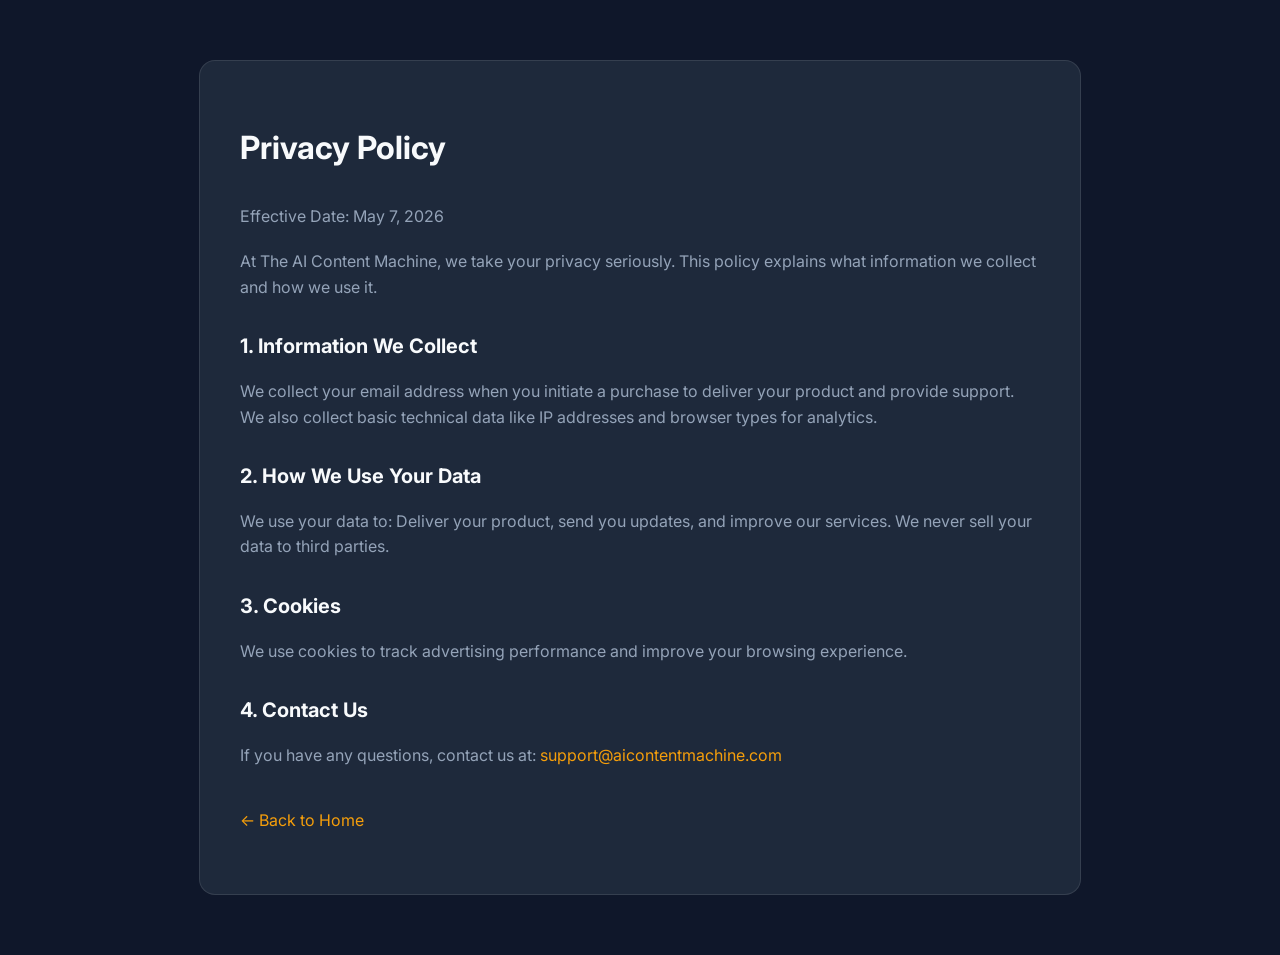
<file: privacy.html>
<!DOCTYPE html>
<html lang="en">
<head>
    <meta charset="UTF-8">
    <meta name="viewport" content="width=device-width, initial-scale=1.0">
    <title>Privacy Policy — The AI Content Machine</title>
    <link href="https://fonts.googleapis.com/css2?family=Inter:wght@400;600&display=swap" rel="stylesheet">
    <style>
        body { background: #0F172A; color: #94A3B8; font-family: 'Inter', sans-serif; line-height: 1.6; padding: 60px 20px; margin: 0; }
        .container { max-width: 800px; margin: 0 auto; background: #1E293B; padding: 40px; border-radius: 16px; border: 1px solid rgba(255,255,255,0.1); }
        h1 { color: #F8FAFC; margin-bottom: 30px; }
        h2 { color: #F8FAFC; margin-top: 30px; font-size: 20px; }
        p { margin-bottom: 20px; }
        a { color: #F59E0B; text-decoration: none; }
    </style>
</head>
<body>
    <div class="container">
        <h1>Privacy Policy</h1>
        <p>Effective Date: May 7, 2026</p>
        <p>At The AI Content Machine, we take your privacy seriously. This policy explains what information we collect and how we use it.</p>
        
        <h2>1. Information We Collect</h2>
        <p>We collect your email address when you initiate a purchase to deliver your product and provide support. We also collect basic technical data like IP addresses and browser types for analytics.</p>
        
        <h2>2. How We Use Your Data</h2>
        <p>We use your data to: Deliver your product, send you updates, and improve our services. We never sell your data to third parties.</p>
        
        <h2>3. Cookies</h2>
        <p>We use cookies to track advertising performance and improve your browsing experience.</p>
        
        <h2>4. Contact Us</h2>
        <p>If you have any questions, contact us at: <a href="mailto:support@aicontentmachine.com">support@aicontentmachine.com</a></p>
        
        <p style="margin-top: 40px;"><a href="index.html">← Back to Home</a></p>
    </div>
</body>
</html>
</file>
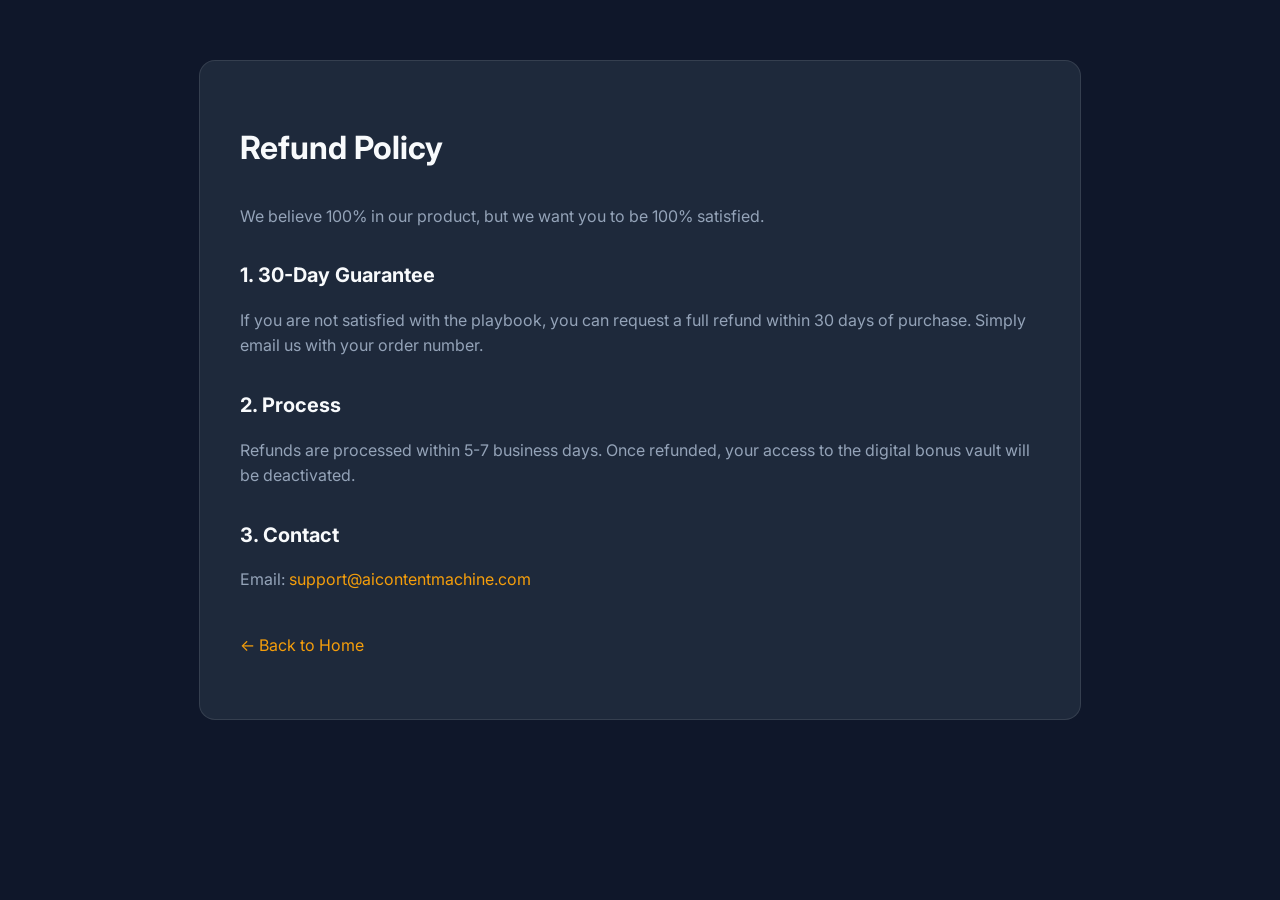
<file: refunds.html>
<!DOCTYPE html>
<html lang="en">
<head>
    <meta charset="UTF-8">
    <meta name="viewport" content="width=device-width, initial-scale=1.0">
    <title>Refund Policy — The AI Content Machine</title>
    <link href="https://fonts.googleapis.com/css2?family=Inter:wght@400;600&display=swap" rel="stylesheet">
    <style>
        body { background: #0F172A; color: #94A3B8; font-family: 'Inter', sans-serif; line-height: 1.6; padding: 60px 20px; margin: 0; }
        .container { max-width: 800px; margin: 0 auto; background: #1E293B; padding: 40px; border-radius: 16px; border: 1px solid rgba(255,255,255,0.1); }
        h1 { color: #F8FAFC; margin-bottom: 30px; }
        h2 { color: #F8FAFC; margin-top: 30px; font-size: 20px; }
        p { margin-bottom: 20px; }
        a { color: #F59E0B; text-decoration: none; }
    </style>
</head>
<body>
    <div class="container">
        <h1>Refund Policy</h1>
        <p>We believe 100% in our product, but we want you to be 100% satisfied.</p>
        
        <h2>1. 30-Day Guarantee</h2>
        <p>If you are not satisfied with the playbook, you can request a full refund within 30 days of purchase. Simply email us with your order number.</p>
        
        <h2>2. Process</h2>
        <p>Refunds are processed within 5-7 business days. Once refunded, your access to the digital bonus vault will be deactivated.</p>
        
        <h2>3. Contact</h2>
        <p>Email: <a href="mailto:support@aicontentmachine.com">support@aicontentmachine.com</a></p>
        
        <p style="margin-top: 40px;"><a href="index.html">← Back to Home</a></p>
    </div>
</body>
</html>
</file>
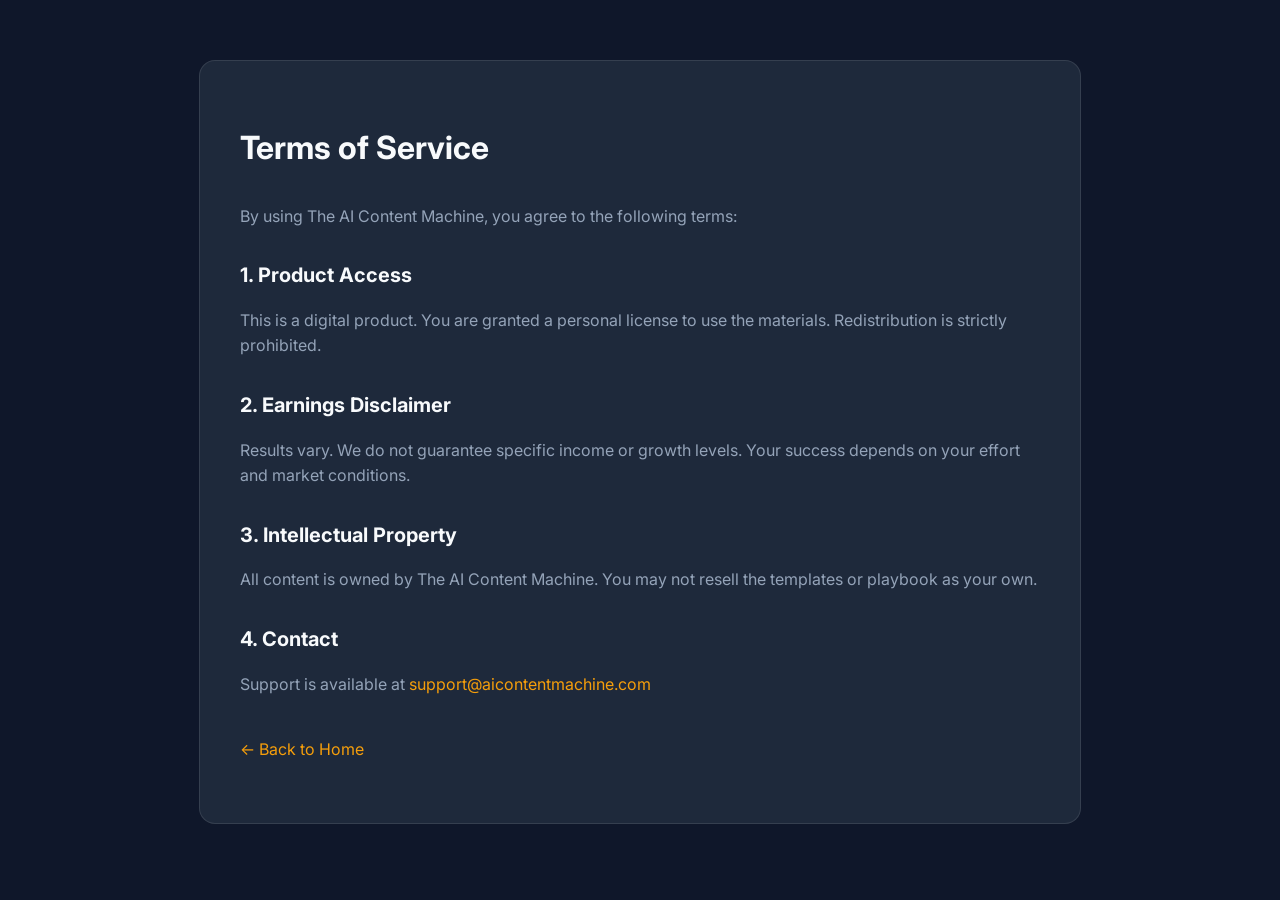
<file: terms.html>
<!DOCTYPE html>
<html lang="en">
<head>
    <meta charset="UTF-8">
    <meta name="viewport" content="width=device-width, initial-scale=1.0">
    <title>Terms of Service — The AI Content Machine</title>
    <link href="https://fonts.googleapis.com/css2?family=Inter:wght@400;600&display=swap" rel="stylesheet">
    <style>
        body { background: #0F172A; color: #94A3B8; font-family: 'Inter', sans-serif; line-height: 1.6; padding: 60px 20px; margin: 0; }
        .container { max-width: 800px; margin: 0 auto; background: #1E293B; padding: 40px; border-radius: 16px; border: 1px solid rgba(255,255,255,0.1); }
        h1 { color: #F8FAFC; margin-bottom: 30px; }
        h2 { color: #F8FAFC; margin-top: 30px; font-size: 20px; }
        p { margin-bottom: 20px; }
        a { color: #F59E0B; text-decoration: none; }
    </style>
</head>
<body>
    <div class="container">
        <h1>Terms of Service</h1>
        <p>By using The AI Content Machine, you agree to the following terms:</p>
        
        <h2>1. Product Access</h2>
        <p>This is a digital product. You are granted a personal license to use the materials. Redistribution is strictly prohibited.</p>
        
        <h2>2. Earnings Disclaimer</h2>
        <p>Results vary. We do not guarantee specific income or growth levels. Your success depends on your effort and market conditions.</p>
        
        <h2>3. Intellectual Property</h2>
        <p>All content is owned by The AI Content Machine. You may not resell the templates or playbook as your own.</p>
        
        <h2>4. Contact</h2>
        <p>Support is available at <a href="mailto:support@aicontentmachine.com">support@aicontentmachine.com</a></p>
        
        <p style="margin-top: 40px;"><a href="index.html">← Back to Home</a></p>
    </div>
</body>
</html>
</file>
